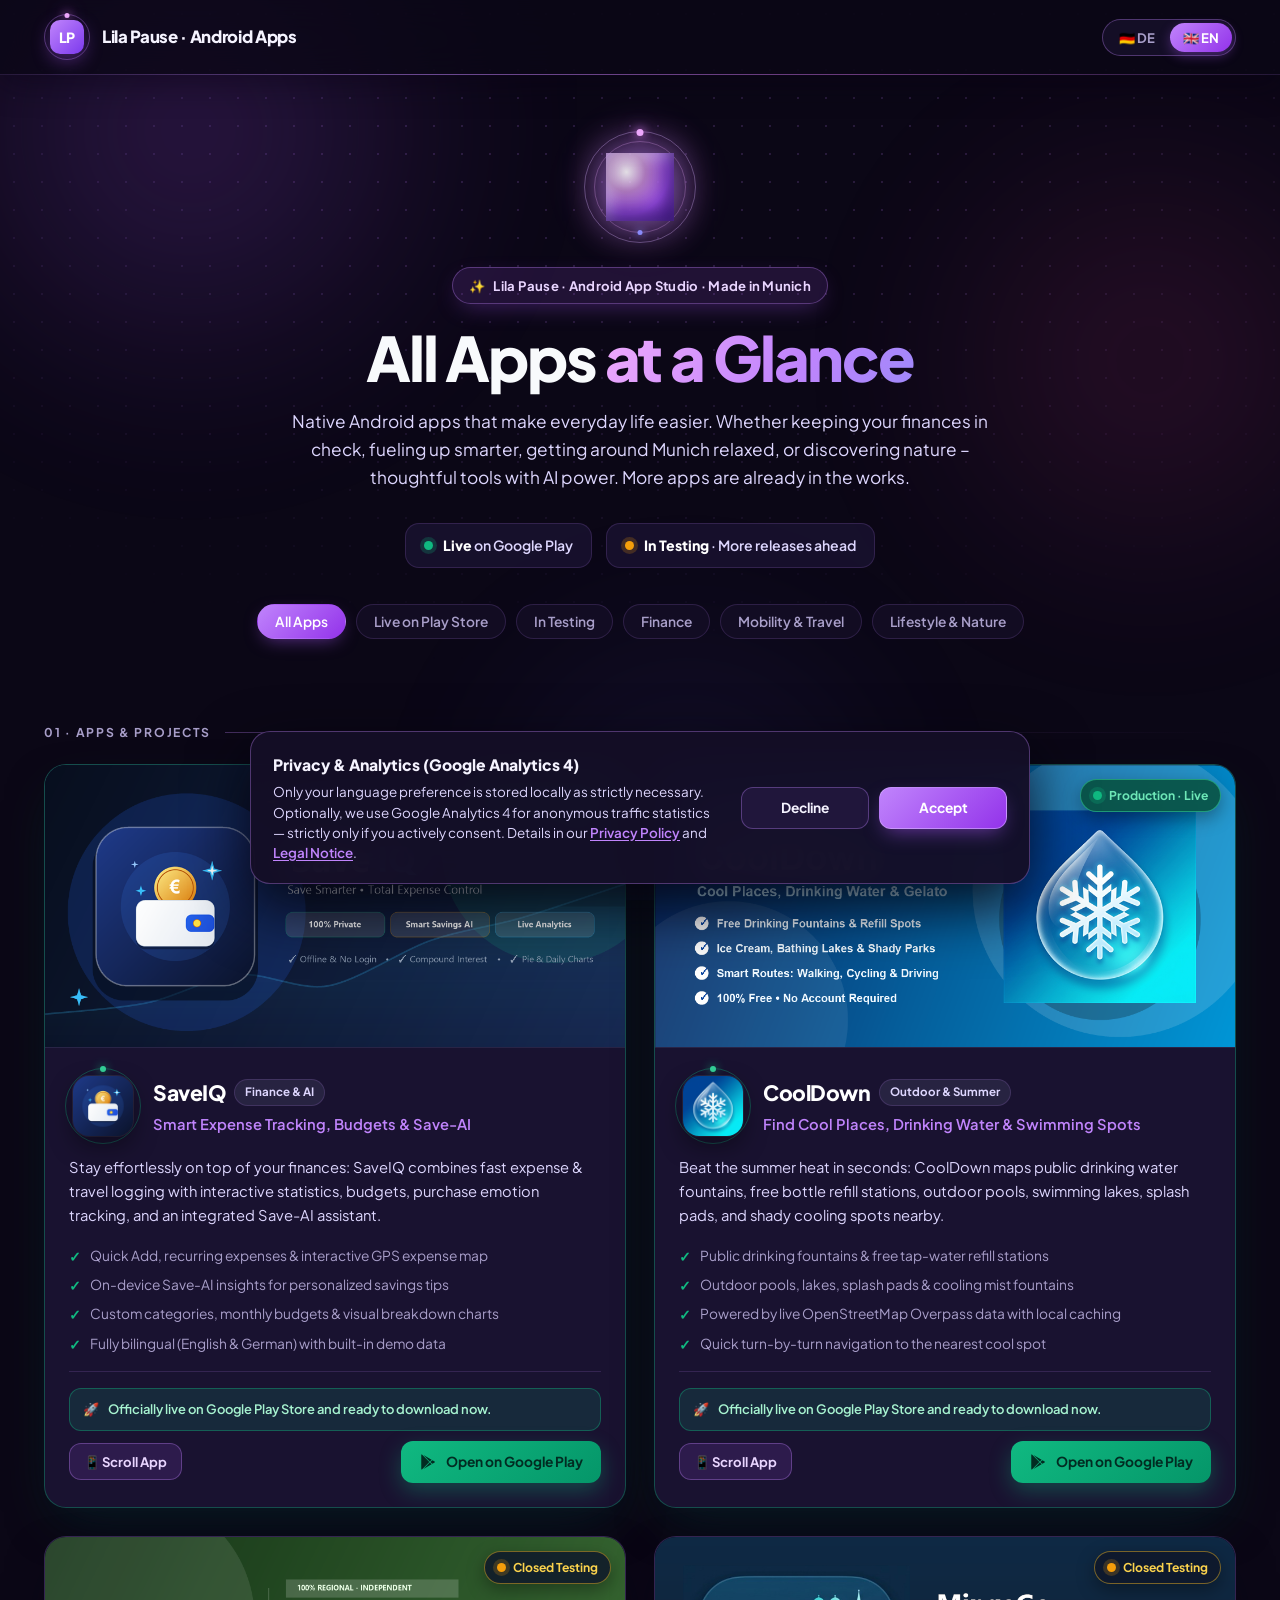
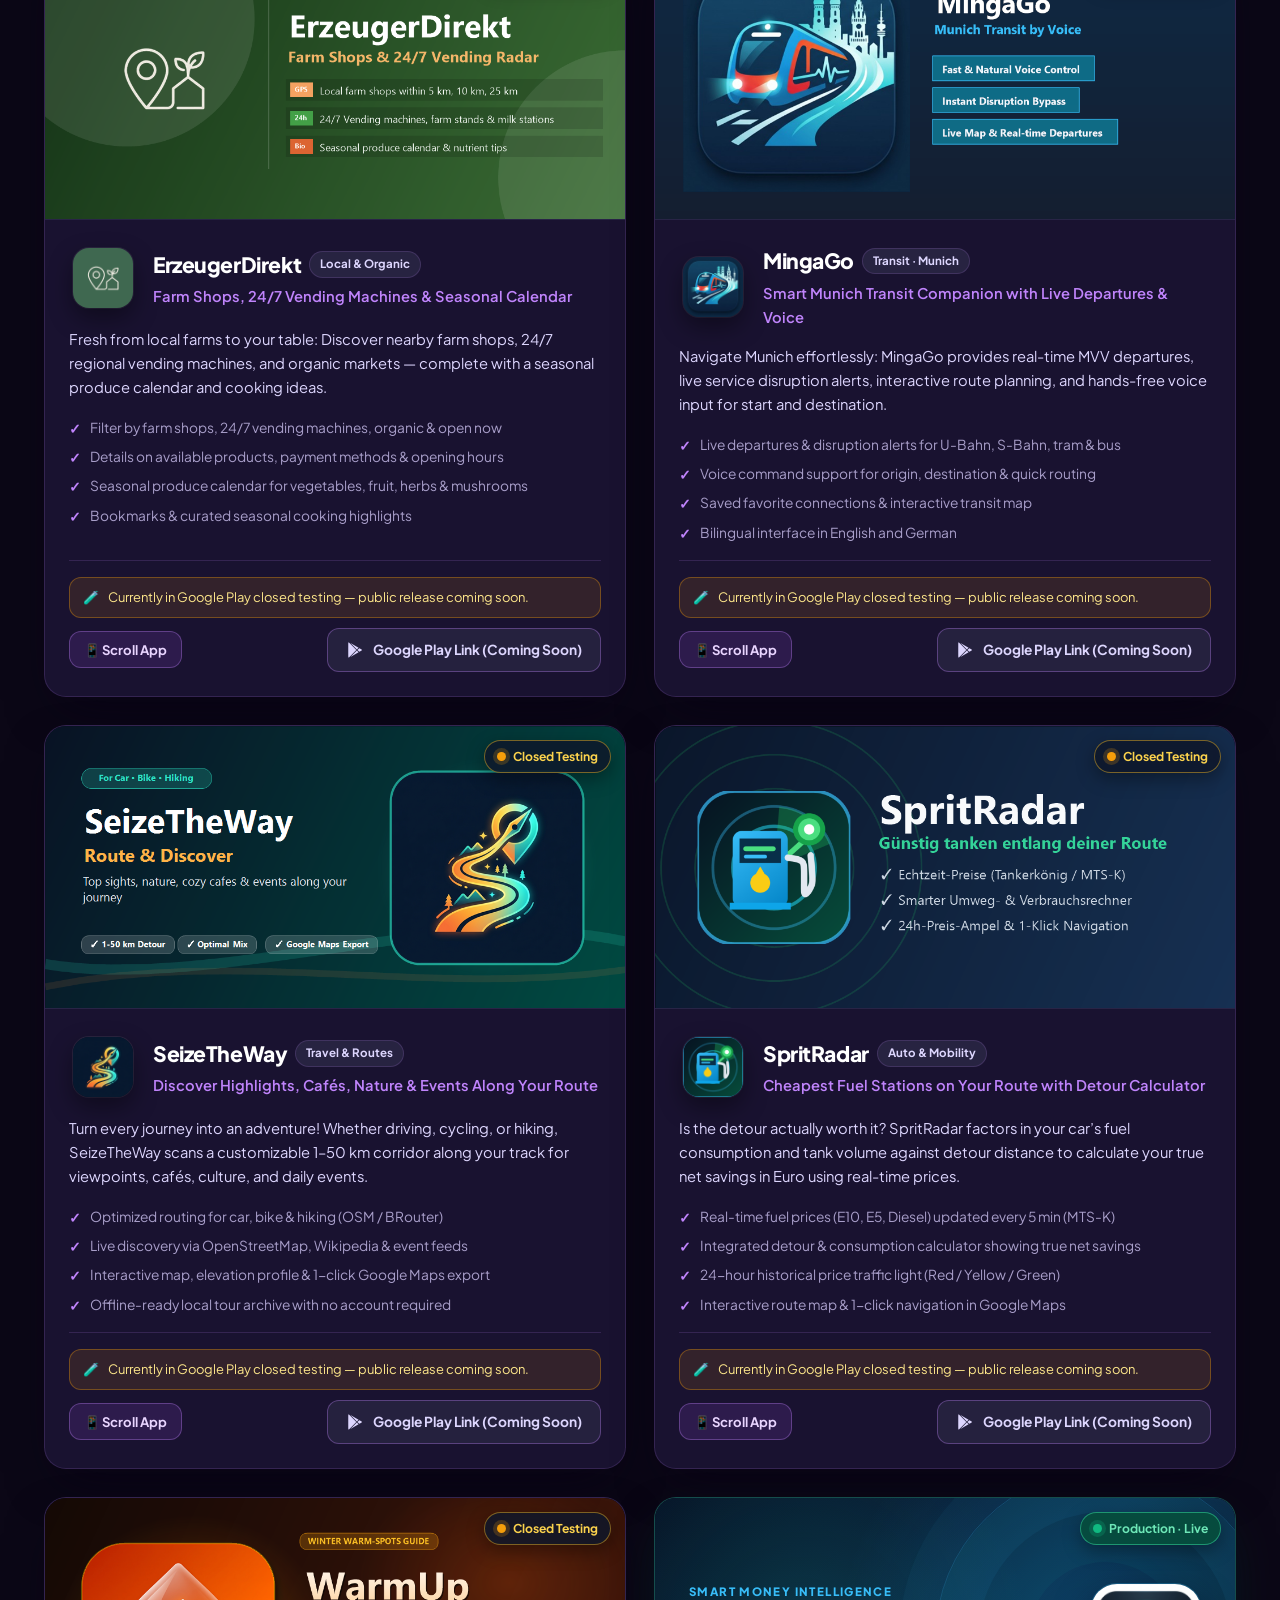
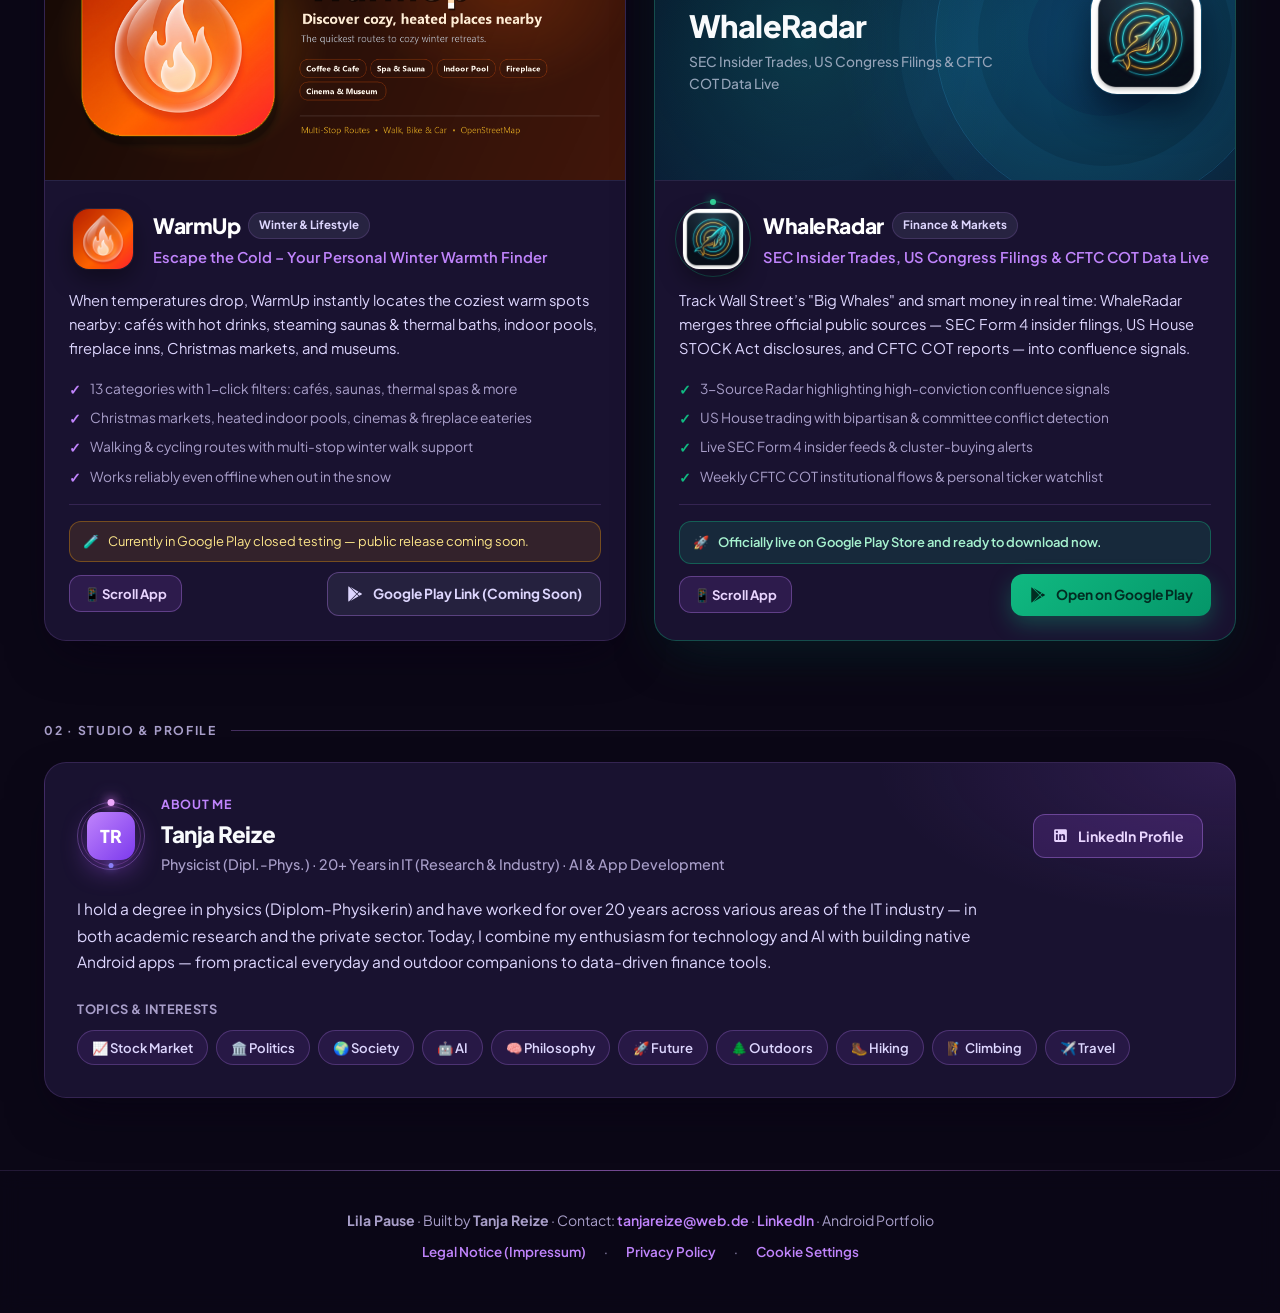
<file: index.html>
<!DOCTYPE html>
<html lang="de">
<head>
  <meta charset="UTF-8" />
  <meta name="viewport" content="width=device-width, initial-scale=1.0" />
  <title>Lila Pause – Android App Studio · Tanja Reize</title>
  <meta name="description" content="Entdecke native Android-Apps von Lila Pause (Tanja Reize): SaveIQ, CoolDown, ErzeugerDirekt, MingaGo, SeizeTheWay, SpritRadar, WarmUp, WhaleRadar und mehr." />
  
  <!-- Favicon & App Icons -->
  <link rel="icon" type="image/svg+xml" href="favicon.svg" />
  <link rel="icon" type="image/png" sizes="32x32" href="favicon-32x32.png" />
  <link rel="icon" type="image/png" sizes="16x16" href="favicon-16x16.png" />
  <link rel="apple-touch-icon" sizes="180x180" href="apple-touch-icon.png" />
  <link rel="shortcut icon" href="favicon.ico" />
  <meta name="theme-color" content="#0b0716" />

  <link rel="stylesheet" href="assets/fonts/fonts.css" />
  <style>
    :root {
      --bg: #0b0716;
      --bg-elevated: #140e26;
      --card: #191230;
      --card-hover: #21183e;
      --border: rgba(192, 132, 252, 0.16);
      --border-strong: rgba(192, 132, 252, 0.34);
      --text: #f5f3ff;
      --text-muted: #a89ec9;
      --text-soft: #ddd6fe;
      --primary: #c084fc;
      --live: #10b981;
      --live-bg: rgba(16, 185, 129, 0.14);
      --live-border: rgba(16, 185, 129, 0.38);
      --testing: #f59e0b;
      --testing-bg: rgba(245, 158, 11, 0.12);
      --testing-border: rgba(245, 158, 11, 0.34);
      --radius: 22px;
      --shadow: 0 20px 50px -15px rgba(8, 3, 20, 0.78);
    }

    * {
      box-sizing: border-box;
      margin: 0;
      padding: 0;
    }

    html {
      scroll-behavior: smooth;
    }

    body {
      font-family: 'Plus Jakarta Sans', -apple-system, BlinkMacSystemFont, 'Segoe UI', Roboto, sans-serif;
      background: var(--bg);
      color: var(--text);
      line-height: 1.6;
      min-height: 100vh;
      -webkit-font-smoothing: antialiased;
      overflow-x: hidden;
      position: relative;
    }

    /* Ambient Aurora & Subtle Tech Grid */
    .bg-aurora {
      position: fixed;
      inset: 0;
      z-index: -1;
      pointer-events: none;
      overflow: hidden;
    }

    .bg-grid {
      position: absolute;
      inset: 0;
      background-image: radial-gradient(rgba(192, 132, 252, 0.16) 1px, transparent 1px);
      background-size: 28px 28px;
      mask-image: radial-gradient(ellipse 80% 60% at 50% 15%, #000 30%, transparent 100%);
      -webkit-mask-image: radial-gradient(ellipse 80% 60% at 50% 15%, #000 30%, transparent 100%);
    }

    .aurora-orb {
      position: absolute;
      border-radius: 50%;
      filter: blur(90px);
      opacity: 0.45;
      will-change: transform;
    }

    .aurora-orb-1 {
      width: 620px;
      height: 620px;
      top: -180px;
      left: -120px;
      background: radial-gradient(circle, rgba(168, 85, 247, 0.55), transparent 70%);
      animation: auroraDriftA 18s ease-in-out infinite alternate;
    }

    .aurora-orb-2 {
      width: 540px;
      height: 540px;
      top: 10%;
      right: -140px;
      background: radial-gradient(circle, rgba(236, 72, 153, 0.36), transparent 70%);
      animation: auroraDriftB 22s ease-in-out infinite alternate;
    }

    .aurora-orb-3 {
      width: 480px;
      height: 480px;
      bottom: -160px;
      left: 35%;
      background: radial-gradient(circle, rgba(99, 102, 241, 0.32), transparent 70%);
      animation: auroraDriftA 25s ease-in-out infinite alternate-reverse;
    }

    @keyframes auroraDriftA {
      0% { transform: translate3d(0, 0, 0) scale(1); }
      100% { transform: translate3d(70px, 45px, 0) scale(1.12); }
    }

    @keyframes auroraDriftB {
      0% { transform: translate3d(0, 0, 0) scale(1); }
      100% { transform: translate3d(-65px, 60px, 0) scale(1.08); }
    }

    @keyframes gradientFlow {
      0%, 100% { background-position: 0% 50%; }
      50% { background-position: 100% 50%; }
    }

    @keyframes orbitSpin {
      from { transform: rotate(0deg); }
      to { transform: rotate(360deg); }
    }

    @keyframes heroFadeUp {
      from {
        opacity: 0;
        transform: translateY(18px);
      }
      to {
        opacity: 1;
        transform: translateY(0);
      }
    }

    @keyframes brandGlow {
      0%, 100% { box-shadow: 0 6px 18px rgba(168, 85, 247, 0.36); }
      50% { box-shadow: 0 6px 26px rgba(232, 121, 249, 0.55); }
    }

    @keyframes orbMorph {
      0%, 100% { border-radius: 54% 46% 42% 58% / 46% 52% 48% 54%; transform: rotate(0deg) scale(1); }
      33% { border-radius: 44% 56% 55% 45% / 56% 44% 52% 48%; transform: rotate(120deg) scale(1.04); }
      66% { border-radius: 58% 42% 46% 54% / 42% 58% 44% 56%; transform: rotate(240deg) scale(0.97); }
    }

    @keyframes orbFloat {
      0%, 100% { transform: translateY(0px); }
      50% { transform: translateY(-10px); }
    }

    a {
      color: inherit;
      text-decoration: none;
    }

    /* Sticky Navbar */
    .navbar {
      position: sticky;
      top: 0;
      z-index: 50;
      backdrop-filter: blur(18px);
      -webkit-backdrop-filter: blur(18px);
      background: rgba(11, 7, 22, 0.78);
      border-bottom: 1px solid rgba(192, 132, 252, 0.14);
      box-shadow: 0 8px 32px rgba(8, 3, 20, 0.45);
    }

    .navbar::after {
      content: "";
      position: absolute;
      left: 0;
      right: 0;
      bottom: -1px;
      height: 1px;
      background: linear-gradient(90deg, transparent, rgba(192, 132, 252, 0.45), rgba(232, 121, 249, 0.35), transparent);
      pointer-events: none;
    }

    .nav-inner {
      max-width: 1240px;
      margin: 0 auto;
      padding: 14px 24px;
      display: flex;
      align-items: center;
      justify-content: space-between;
      gap: 16px;
    }

    .brand {
      display: flex;
      align-items: center;
      gap: 12px;
      font-weight: 800;
      font-size: 1.05rem;
      letter-spacing: -0.02em;
    }

    .brand-mark-wrap {
      position: relative;
      width: 46px;
      height: 46px;
      display: grid;
      place-items: center;
      flex-shrink: 0;
    }

    .brand-mark-wrap .orbit-ring {
      border-color: rgba(192, 132, 252, 0.36);
      animation-duration: 7s;
    }

    .brand-mark-wrap .orbit-ring::before {
      width: 5px;
      height: 5px;
      top: -2.5px;
    }

    .brand-mark {
      width: 34px;
      height: 34px;
      border-radius: 10px;
      background: linear-gradient(135deg, #c084fc, #7c3aed);
      display: grid;
      place-items: center;
      color: #ffffff;
      font-weight: 800;
      font-size: 0.88rem;
      position: relative;
      z-index: 1;
      box-shadow: 0 6px 18px rgba(168, 85, 247, 0.38);
      animation: brandGlow 4s ease-in-out infinite;
      transition: transform 0.25s cubic-bezier(0.22, 1, 0.36, 1);
    }

    .brand:hover .brand-mark {
      transform: scale(1.08) rotate(-4deg);
    }

    .nav-controls {
      display: flex;
      align-items: center;
      gap: 12px;
    }

    .lang-switch {
      display: inline-flex;
      background: var(--bg-elevated);
      border: 1px solid var(--border-strong);
      border-radius: 999px;
      padding: 3px;
      gap: 2px;
    }

    .lang-btn {
      border: none;
      background: transparent;
      color: var(--text-muted);
      font-family: inherit;
      font-size: 0.82rem;
      font-weight: 700;
      padding: 6px 13px;
      border-radius: 999px;
      cursor: pointer;
      transition: all 0.2s ease;
      display: inline-flex;
      align-items: center;
      gap: 6px;
    }

    .lang-btn:hover {
      color: var(--text);
    }

    .lang-btn.active {
      background: linear-gradient(135deg, #c084fc, #9333ea);
      color: #ffffff;
      box-shadow: 0 4px 12px rgba(168, 85, 247, 0.35);
    }

    /* Container */
    .container {
      max-width: 1240px;
      margin: 0 auto;
      padding: 0 24px;
    }

    /* Hero */
    .hero {
      padding: 56px 0 36px;
      text-align: center;
      position: relative;
    }

    /* Thinking Orb Centerpiece (inspired by viewportui Thinking Orbs) */
    .thinking-orb-stage {
      display: flex;
      justify-content: center;
      margin-bottom: 24px;
      animation: heroFadeUp 0.6s cubic-bezier(0.22, 1, 0.36, 1) both;
    }

    .thinking-orb-wrap {
      position: relative;
      width: 112px;
      height: 112px;
      display: grid;
      place-items: center;
      animation: orbFloat 6s ease-in-out infinite;
    }

    .thinking-orb-aura {
      position: absolute;
      inset: -14px;
      border-radius: 50%;
      background: radial-gradient(circle, rgba(192, 132, 252, 0.42), rgba(232, 121, 249, 0.16) 45%, transparent 72%);
      filter: blur(14px);
      pointer-events: none;
    }

    .thinking-orb-core {
      width: 68px;
      height: 68px;
      position: relative;
      z-index: 1;
      background:
        radial-gradient(circle at 30% 28%, rgba(255, 255, 255, 0.85), rgba(240, 171, 252, 0.6) 28%, rgba(168, 85, 247, 0.9) 62%, rgba(76, 29, 149, 0.98) 100%);
      box-shadow:
        inset -8px -10px 20px rgba(46, 16, 101, 0.7),
        inset 6px 6px 14px rgba(255, 255, 255, 0.45),
        0 0 36px rgba(192, 132, 252, 0.55);
      animation: orbMorph 9s ease-in-out infinite;
    }

    .thinking-orb-wrap .orbit-ring {
      border-color: rgba(216, 180, 254, 0.34);
      animation-duration: 8s;
    }

    .thinking-orb-wrap .orbit-ring.ring-2 {
      inset: 10px;
      border-color: rgba(240, 171, 252, 0.28);
      animation-duration: 12s;
    }

    /* Editorial Section Kicker (Maison Intègre inspired) */
    .section-kicker {
      display: flex;
      align-items: center;
      gap: 14px;
      margin: 8px 0 22px;
      color: var(--text-muted);
      font-size: 0.76rem;
      font-weight: 700;
      letter-spacing: 0.14em;
      text-transform: uppercase;
    }

    .section-kicker::after {
      content: "";
      flex: 1;
      height: 1px;
      background: linear-gradient(90deg, rgba(192, 132, 252, 0.32), transparent);
    }

    .hero-eyebrow {
      display: inline-flex;
      align-items: center;
      gap: 8px;
      padding: 7px 16px;
      border-radius: 999px;
      background: rgba(168, 85, 247, 0.14);
      border: 1px solid rgba(192, 132, 252, 0.34);
      color: #e9d5ff;
      font-size: 0.82rem;
      font-weight: 700;
      letter-spacing: 0.02em;
      margin-bottom: 20px;
      box-shadow: 0 8px 24px -8px rgba(168, 85, 247, 0.4);
      animation: heroFadeUp 0.6s cubic-bezier(0.22, 1, 0.36, 1) both;
    }

    .hero h1 {
      font-size: clamp(2.25rem, 4.8vw, 3.85rem);
      font-weight: 800;
      letter-spacing: -0.035em;
      line-height: 1.08;
      margin-bottom: 18px;
      color: #f8fafc;
      animation: heroFadeUp 0.65s cubic-bezier(0.22, 1, 0.36, 1) 0.08s both;
    }

    .hero-accent {
      background: linear-gradient(120deg, #f0abfc 0%, #c084fc 30%, #818cf8 65%, #f0abfc 100%);
      background-size: 220% auto;
      -webkit-background-clip: text;
      -webkit-text-fill-color: transparent;
      animation: gradientFlow 7s ease infinite;
    }

    .hero p {
      max-width: 720px;
      margin: 0 auto 32px;
      color: var(--text-soft);
      font-size: 1.08rem;
      animation: heroFadeUp 0.7s cubic-bezier(0.22, 1, 0.36, 1) 0.16s both;
    }

    .stats-bar {
      display: flex;
      flex-wrap: wrap;
      justify-content: center;
      gap: 14px;
      margin-bottom: 36px;
      animation: heroFadeUp 0.7s cubic-bezier(0.22, 1, 0.36, 1) 0.24s both;
    }

    .stat-pill {
      display: inline-flex;
      align-items: center;
      gap: 10px;
      padding: 10px 18px;
      border-radius: 14px;
      background: rgba(25, 18, 48, 0.85);
      backdrop-filter: blur(10px);
      border: 1px solid var(--border);
      font-size: 0.88rem;
      font-weight: 600;
      color: var(--text-soft);
      transition: transform 0.25s ease, border-color 0.25s ease, box-shadow 0.25s ease;
    }

    .stat-pill:hover {
      transform: translateY(-2px);
      border-color: var(--border-strong);
      box-shadow: 0 12px 26px -12px rgba(168, 85, 247, 0.45);
    }

    .stat-pill strong {
      color: #fff;
      font-weight: 800;
    }

    .dot-live {
      width: 9px;
      height: 9px;
      border-radius: 50%;
      background: var(--live);
      box-shadow: 0 0 0 4px rgba(16, 185, 129, 0.22);
      animation: pulse 2s infinite;
    }

    .dot-testing {
      width: 9px;
      height: 9px;
      border-radius: 50%;
      background: var(--testing);
      box-shadow: 0 0 0 4px rgba(245, 158, 11, 0.2);
    }

    @keyframes pulse {
      0%, 100% { box-shadow: 0 0 0 3px rgba(16, 185, 129, 0.25); }
      50% { box-shadow: 0 0 0 7px rgba(16, 185, 129, 0.08); }
    }

    /* Filter Bar */
    .filter-bar {
      display: flex;
      flex-wrap: wrap;
      justify-content: center;
      gap: 10px;
      margin-bottom: 40px;
      animation: heroFadeUp 0.7s cubic-bezier(0.22, 1, 0.36, 1) 0.32s both;
    }

    .filter-btn {
      border: 1px solid var(--border);
      background: rgba(20, 14, 38, 0.8);
      backdrop-filter: blur(8px);
      color: var(--text-muted);
      font-family: inherit;
      font-size: 0.86rem;
      font-weight: 600;
      padding: 8px 17px;
      border-radius: 999px;
      cursor: pointer;
      transition: transform 0.2s cubic-bezier(0.22, 1, 0.36, 1), border-color 0.2s ease, color 0.2s ease, background 0.2s ease, box-shadow 0.2s ease;
    }

    .filter-btn:hover {
      border-color: var(--border-strong);
      color: var(--text);
      transform: translateY(-2px);
      box-shadow: 0 8px 18px -10px rgba(168, 85, 247, 0.45);
    }

    .filter-btn.active {
      background: linear-gradient(135deg, #c084fc, #9333ea);
      color: #ffffff;
      border-color: transparent;
      box-shadow: 0 6px 18px -6px rgba(168, 85, 247, 0.55);
    }

    /* Apps Grid */
    .apps-grid {
      display: grid;
      grid-template-columns: repeat(2, minmax(0, 1fr));
      gap: 28px;
      padding-bottom: 72px;
    }

    @media (max-width: 920px) {
      .apps-grid {
        grid-template-columns: 1fr;
      }
    }

    /* App Card */
    .app-card {
      --mouse-x: 50%;
      --mouse-y: 50%;
      --rx: 0deg;
      --ry: 0deg;
      background: var(--card);
      border: 1px solid var(--border);
      border-radius: var(--radius);
      overflow: hidden;
      display: flex;
      flex-direction: column;
      box-shadow: var(--shadow);
      position: relative;
      opacity: 0;
      transform: translateY(24px) scale(0.98);
      transition:
        opacity 0.55s cubic-bezier(0.22, 1, 0.36, 1) calc(var(--i, 0) * 65ms),
        transform 0.55s cubic-bezier(0.22, 1, 0.36, 1) calc(var(--i, 0) * 65ms),
        border-color 0.25s ease,
        background 0.25s ease,
        box-shadow 0.25s ease;
      will-change: transform, opacity;
    }

    .app-card.is-visible {
      opacity: 1;
      transform: perspective(1000px) rotateX(var(--rx)) rotateY(var(--ry)) translateY(0) scale(1);
    }

    .app-card::before {
      content: "";
      position: absolute;
      inset: 0;
      border-radius: inherit;
      background: radial-gradient(520px circle at var(--mouse-x) var(--mouse-y), rgba(192, 132, 252, 0.17), transparent 45%);
      opacity: 0;
      transition: opacity 0.35s ease;
      pointer-events: none;
      z-index: 2;
    }

    .app-card:hover::before {
      opacity: 1;
    }

    .app-card:hover {
      border-color: rgba(192, 132, 252, 0.45);
      background: var(--card-hover);
      box-shadow: 0 26px 60px -18px rgba(168, 85, 247, 0.28), var(--shadow);
    }

    .app-card.is-visible:hover {
      transition:
        transform 0.12s ease-out,
        border-color 0.25s ease,
        background 0.25s ease,
        box-shadow 0.25s ease;
    }

    .app-card.is-live {
      border-color: rgba(16, 185, 129, 0.35);
      box-shadow: 0 20px 55px -15px rgba(16, 185, 129, 0.16), var(--shadow);
    }

    .app-card.is-live:hover {
      border-color: rgba(16, 185, 129, 0.62);
      box-shadow: 0 26px 60px -15px rgba(16, 185, 129, 0.26), var(--shadow);
    }

    /* Feature Graphic Banner */
    .feature-wrap {
      position: relative;
      width: 100%;
      aspect-ratio: 1024 / 500;
      background: #0b1222;
      overflow: hidden;
      border-bottom: 1px solid var(--border);
    }

    .feature-img {
      width: 100%;
      height: 100%;
      object-fit: cover;
      display: block;
      transition: transform 0.45s ease;
    }

    .app-card:hover .feature-img {
      transform: scale(1.025);
    }

    /* Custom Banner for WhaleRadar (no static feature graphic file) */
    .whale-banner {
      width: 100%;
      height: 100%;
      background:
        radial-gradient(circle at 75% 50%, rgba(14, 165, 233, 0.25), transparent 55%),
        radial-gradient(circle at 25% 50%, rgba(20, 184, 166, 0.18), transparent 50%),
        linear-gradient(135deg, #061326 0%, #0b223d 55%, #07172b 100%);
      display: flex;
      align-items: center;
      justify-content: space-between;
      padding: 28px 34px;
      position: relative;
      overflow: hidden;
    }

    .whale-rings {
      position: absolute;
      right: -40px;
      top: 50%;
      transform: translateY(-50%);
      width: 340px;
      height: 340px;
      border-radius: 50%;
      border: 1px solid rgba(56, 189, 248, 0.22);
      box-shadow:
        0 0 0 36px rgba(56, 189, 248, 0.04),
        inset 0 0 0 42px rgba(56, 189, 248, 0.06),
        inset 0 0 0 92px rgba(20, 184, 166, 0.05);
      pointer-events: none;
    }

    .whale-banner-text {
      position: relative;
      z-index: 2;
      max-width: 65%;
    }

    .whale-banner-kicker {
      font-size: 0.72rem;
      font-weight: 800;
      letter-spacing: 0.12em;
      text-transform: uppercase;
      color: #38bdf8;
      margin-bottom: 6px;
    }

    .whale-banner-title {
      font-size: clamp(1.4rem, 2.4vw, 2rem);
      font-weight: 800;
      letter-spacing: -0.02em;
      color: #f8fafc;
      line-height: 1.15;
      margin-bottom: 8px;
    }

    .whale-banner-sub {
      font-size: 0.86rem;
      color: #94a3b8;
      font-weight: 500;
    }

    .whale-banner-icon {
      position: relative;
      z-index: 2;
      width: 110px;
      height: 110px;
      border-radius: 26px;
      box-shadow: 0 18px 36px rgba(2, 6, 23, 0.65), 0 0 0 1px rgba(56, 189, 248, 0.3);
      flex-shrink: 0;
    }

    /* Status Pill on Banner */
    .status-overlay {
      position: absolute;
      top: 14px;
      right: 14px;
      z-index: 5;
      display: inline-flex;
      align-items: center;
      gap: 7px;
      padding: 6px 12px;
      border-radius: 999px;
      font-size: 0.76rem;
      font-weight: 700;
      backdrop-filter: blur(10px);
      -webkit-backdrop-filter: blur(10px);
      box-shadow: 0 6px 18px rgba(0, 0, 0, 0.35);
    }

    .status-overlay.live {
      background: rgba(6, 78, 59, 0.86);
      border: 1px solid rgba(52, 211, 153, 0.55);
      color: #6ee7b7;
    }

    .status-overlay.testing {
      background: rgba(15, 23, 42, 0.84);
      border: 1px solid rgba(251, 191, 36, 0.45);
      color: #fcd34d;
    }

    /* Card Body */
    .card-body {
      padding: 24px;
      display: flex;
      flex-direction: column;
      flex: 1;
      gap: 16px;
    }

    .app-header {
      display: flex;
      align-items: center;
      gap: 16px;
    }

    .app-icon-wrap {
      position: relative;
      width: 68px;
      height: 68px;
      display: grid;
      place-items: center;
      flex-shrink: 0;
    }

    .app-icon-wrap .orbit-ring {
      inset: -4px;
      border-color: rgba(16, 185, 129, 0.35);
      animation-duration: 10s;
    }

    .app-icon-wrap .orbit-ring::before {
      width: 6px;
      height: 6px;
      top: -3px;
      background: #34d399;
      box-shadow: 0 0 10px #10b981;
    }

    .app-icon {
      width: 60px;
      height: 60px;
      border-radius: 16px;
      object-fit: cover;
      position: relative;
      z-index: 1;
      background: #0b1222;
      box-shadow: 0 10px 24px rgba(0, 0, 0, 0.4), 0 0 0 1px rgba(255, 255, 255, 0.08);
    }

    .app-title-wrap {
      min-width: 0;
      flex: 1;
    }

    .app-title-row {
      display: flex;
      align-items: center;
      flex-wrap: wrap;
      gap: 8px;
      margin-bottom: 4px;
    }

    .app-name {
      font-size: 1.32rem;
      font-weight: 800;
      letter-spacing: -0.02em;
      color: #fff;
    }

    .category-chip {
      font-size: 0.72rem;
      font-weight: 700;
      padding: 3px 10px;
      border-radius: 999px;
      background: rgba(148, 163, 184, 0.12);
      color: var(--text-soft);
      border: 1px solid var(--border);
    }

    .app-tagline {
      font-size: 0.92rem;
      font-weight: 600;
      color: var(--primary);
    }

    .app-desc {
      font-size: 0.92rem;
      color: var(--text-soft);
      line-height: 1.62;
    }

    .feature-list {
      list-style: none;
      display: grid;
      gap: 8px;
      margin-top: 2px;
    }

    .feature-list li {
      font-size: 0.86rem;
      color: var(--text-muted);
      display: flex;
      align-items: flex-start;
      gap: 9px;
      line-height: 1.48;
    }

    .feature-check {
      color: var(--primary);
      font-weight: 800;
      flex-shrink: 0;
      margin-top: 1px;
    }

    .app-card.is-live .feature-check {
      color: var(--live);
    }

    /* Card Footer */
    .card-footer {
      margin-top: auto;
      padding-top: 16px;
      border-top: 1px solid var(--border);
      display: flex;
      flex-direction: column;
      gap: 10px;
    }

    .testing-note {
      display: flex;
      align-items: flex-start;
      gap: 9px;
      padding: 10px 13px;
      border-radius: 12px;
      background: var(--testing-bg);
      border: 1px solid var(--testing-border);
      color: #fde68a;
      font-size: 0.81rem;
      line-height: 1.45;
    }

    .live-note {
      display: flex;
      align-items: center;
      gap: 9px;
      padding: 10px 13px;
      border-radius: 12px;
      background: var(--live-bg);
      border: 1px solid var(--live-border);
      color: #a7f3d0;
      font-size: 0.81rem;
      font-weight: 600;
    }

    .footer-actions {
      display: flex;
      align-items: center;
      justify-content: space-between;
      gap: 12px;
      flex-wrap: wrap;
    }

    .explore-app-btn {
      display: inline-flex;
      align-items: center;
      gap: 7px;
      padding: 9px 14px;
      border-radius: 12px;
      background: rgba(168, 85, 247, 0.14);
      border: 1px solid rgba(192, 132, 252, 0.34);
      color: #e9d5ff;
      font-family: inherit;
      font-size: 0.82rem;
      font-weight: 700;
      cursor: pointer;
      transition: all 0.2s ease;
    }

    .explore-app-btn:hover {
      background: rgba(168, 85, 247, 0.28);
      border-color: rgba(192, 132, 252, 0.6);
      color: #ffffff;
      transform: translateY(-1px);
      box-shadow: 0 8px 20px -8px rgba(168, 85, 247, 0.55);
    }

    /* Interactive Scrollable Phone Showcase (Trip-View-in-Transit inspired) */
    .phone-modal {
      position: fixed;
      inset: 0;
      z-index: 120;
      display: none;
      align-items: center;
      justify-content: center;
      padding: 20px;
      background: rgba(6, 3, 14, 0.82);
      backdrop-filter: blur(18px);
      -webkit-backdrop-filter: blur(18px);
    }

    .phone-modal.is-open {
      display: flex;
      animation: heroFadeUp 0.28s cubic-bezier(0.22, 1, 0.36, 1) both;
    }

    .phone-dialog {
      width: 100%;
      max-width: 920px;
      background: rgba(20, 14, 38, 0.94);
      border: 1px solid rgba(192, 132, 252, 0.3);
      border-radius: 28px;
      padding: 28px;
      box-shadow: 0 32px 90px rgba(0, 0, 0, 0.75);
      display: grid;
      grid-template-columns: 330px 1fr;
      gap: 32px;
      align-items: center;
      position: relative;
    }

    .phone-close {
      position: absolute;
      top: 16px;
      right: 16px;
      width: 38px;
      height: 38px;
      border-radius: 50%;
      border: 1px solid var(--border-strong);
      background: rgba(25, 18, 48, 0.9);
      color: var(--text);
      font-size: 1.15rem;
      cursor: pointer;
      display: grid;
      place-items: center;
      transition: all 0.2s ease;
    }

    .phone-close:hover {
      background: #7c3aed;
      border-color: #7c3aed;
      transform: rotate(90deg);
    }

    .phone-frame {
      width: 310px;
      height: 600px;
      margin: 0 auto;
      border-radius: 40px;
      padding: 10px;
      background: linear-gradient(145deg, #3b2b66, #140e26);
      box-shadow:
        0 25px 60px rgba(0, 0, 0, 0.65),
        inset 0 0 0 2px rgba(216, 180, 254, 0.22);
      display: flex;
      flex-direction: column;
    }

    .phone-screen {
      flex: 1;
      border-radius: 31px;
      background: #0d0a1a;
      overflow: hidden;
      display: flex;
      flex-direction: column;
      border: 1px solid rgba(255, 255, 255, 0.06);
    }

    .phone-statusbar {
      display: flex;
      align-items: center;
      justify-content: space-between;
      padding: 10px 18px 6px;
      font-size: 0.7rem;
      font-weight: 700;
      color: #cbd5e1;
      background: rgba(13, 10, 26, 0.95);
    }

    .phone-notch {
      width: 66px;
      height: 16px;
      border-radius: 999px;
      background: #05030a;
    }

    .phone-topbar {
      padding: 10px 16px 12px;
      display: flex;
      align-items: center;
      gap: 10px;
      border-bottom: 1px solid rgba(192, 132, 252, 0.14);
      background: rgba(20, 14, 38, 0.85);
    }

    .phone-topbar img {
      width: 28px;
      height: 28px;
      border-radius: 8px;
    }

    .phone-topbar-title {
      font-size: 0.92rem;
      font-weight: 800;
      color: #fff;
    }

    .phone-topbar-sub {
      font-size: 0.68rem;
      color: var(--primary);
      font-weight: 600;
    }

    .phone-scroll {
      flex: 1;
      overflow-y: auto;
      padding: 14px;
      display: flex;
      flex-direction: column;
      gap: 12px;
      scroll-behavior: smooth;
    }

    .phone-scroll::-webkit-scrollbar {
      width: 4px;
    }

    .phone-scroll::-webkit-scrollbar-thumb {
      background: rgba(192, 132, 252, 0.4);
      border-radius: 999px;
    }

    .phone-section-pill {
      font-size: 0.68rem;
      font-weight: 800;
      letter-spacing: 0.08em;
      text-transform: uppercase;
      color: var(--primary);
      margin-top: 4px;
    }

    .phone-ui-card {
      background: rgba(29, 21, 56, 0.85);
      border: 1px solid rgba(192, 132, 252, 0.18);
      border-radius: 16px;
      padding: 12px;
      display: flex;
      flex-direction: column;
      gap: 6px;
    }

    .phone-ui-row {
      display: flex;
      align-items: center;
      justify-content: space-between;
      gap: 8px;
      font-size: 0.78rem;
      color: #f5f3ff;
      font-weight: 700;
    }

    .phone-ui-sub {
      font-size: 0.71rem;
      color: #a89ec9;
      line-height: 1.4;
    }

    .phone-ui-badge {
      font-size: 0.66rem;
      font-weight: 800;
      padding: 2px 8px;
      border-radius: 999px;
      background: rgba(16, 185, 129, 0.16);
      color: #34d399;
      border: 1px solid rgba(16, 185, 129, 0.35);
    }

    .phone-ui-bar-wrap {
      height: 6px;
      border-radius: 999px;
      background: rgba(255, 255, 255, 0.08);
      overflow: hidden;
      margin-top: 4px;
    }

    .phone-ui-bar {
      height: 100%;
      border-radius: 999px;
      background: linear-gradient(90deg, #c084fc, #10b981);
    }

    .phone-bottom-nav {
      display: grid;
      grid-template-columns: repeat(4, 1fr);
      padding: 8px 6px 10px;
      background: rgba(16, 11, 32, 0.96);
      border-top: 1px solid rgba(192, 132, 252, 0.14);
      gap: 4px;
    }

    .phone-tab-btn {
      border: none;
      background: transparent;
      color: #8b80b0;
      font-family: inherit;
      font-size: 0.64rem;
      font-weight: 700;
      display: flex;
      flex-direction: column;
      align-items: center;
      gap: 2px;
      padding: 4px 2px;
      border-radius: 10px;
      cursor: pointer;
      transition: all 0.2s ease;
    }

    .phone-tab-btn.active {
      color: #f0abfc;
      background: rgba(168, 85, 247, 0.16);
    }

    .phone-info-col {
      display: flex;
      flex-direction: column;
      gap: 16px;
    }

    .phone-scroll-hint {
      display: inline-flex;
      align-items: center;
      gap: 8px;
      width: fit-content;
      padding: 6px 12px;
      border-radius: 999px;
      background: rgba(168, 85, 247, 0.14);
      border: 1px solid rgba(192, 132, 252, 0.32);
      color: #e9d5ff;
      font-size: 0.78rem;
      font-weight: 700;
    }

    .phone-switcher {
      display: flex;
      flex-wrap: wrap;
      gap: 8px;
      margin-top: 6px;
    }

    .phone-switch-chip {
      border: 1px solid var(--border);
      background: rgba(25, 18, 48, 0.85);
      color: var(--text-muted);
      font-family: inherit;
      font-size: 0.78rem;
      font-weight: 700;
      padding: 6px 12px;
      border-radius: 999px;
      cursor: pointer;
      transition: all 0.2s ease;
    }

    .phone-switch-chip.active,
    .phone-switch-chip:hover {
      border-color: rgba(192, 132, 252, 0.55);
      color: #fff;
      background: rgba(168, 85, 247, 0.25);
    }

    @media (max-width: 820px) {
      .phone-dialog {
        grid-template-columns: 1fr;
        max-height: 92vh;
        overflow-y: auto;
        padding: 20px;
      }
      .phone-frame {
        height: 480px;
      }
    }

    .play-btn {
      display: inline-flex;
      align-items: center;
      gap: 9px;
      padding: 10px 18px;
      border-radius: 12px;
      font-size: 0.86rem;
      font-weight: 700;
      transition: all 0.2s ease;
    }

    .play-btn.active-live {
      position: relative;
      overflow: hidden;
      background: linear-gradient(135deg, #10b981, #059669);
      color: #022c22;
      box-shadow: 0 8px 22px rgba(16, 185, 129, 0.32);
    }

    .play-btn.active-live::after {
      content: "";
      position: absolute;
      top: 0;
      left: -120%;
      width: 60%;
      height: 100%;
      background: linear-gradient(110deg, transparent, rgba(255, 255, 255, 0.42), transparent);
      transform: skewX(-20deg);
      transition: left 0.55s ease;
    }

    .play-btn.active-live:hover::after {
      left: 140%;
    }

    .play-btn.active-live:hover {
      transform: translateY(-1px);
      box-shadow: 0 12px 26px rgba(16, 185, 129, 0.42);
    }

    .play-btn.pending-test {
      background: rgba(148, 163, 184, 0.1);
      color: var(--text-soft);
      border: 1px solid var(--border-strong);
    }

    .play-btn.pending-test:hover {
      background: rgba(148, 163, 184, 0.18);
      color: #fff;
    }

    .play-icon {
      width: 18px;
      height: 18px;
      flex-shrink: 0;
    }

    /* About Section */
    .about-section {
      margin-bottom: 72px;
    }

    .about-card {
      --mouse-x: 50%;
      --mouse-y: 50%;
      position: relative;
      overflow: hidden;
      background:
        radial-gradient(600px 260px at 100% 0%, rgba(168, 85, 247, 0.14), transparent 60%),
        var(--card);
      border: 1px solid var(--border);
      border-radius: var(--radius);
      padding: 32px;
      box-shadow: var(--shadow);
      display: flex;
      flex-direction: column;
      gap: 20px;
      opacity: 0;
      transform: translateY(24px);
      transition:
        opacity 0.6s cubic-bezier(0.22, 1, 0.36, 1),
        transform 0.6s cubic-bezier(0.22, 1, 0.36, 1),
        border-color 0.25s ease,
        box-shadow 0.25s ease;
    }

    .about-card.is-visible {
      opacity: 1;
      transform: translateY(0);
    }

    .about-card::before {
      content: "";
      position: absolute;
      inset: 0;
      border-radius: inherit;
      background: radial-gradient(600px circle at var(--mouse-x) var(--mouse-y), rgba(192, 132, 252, 0.14), transparent 45%);
      opacity: 0;
      transition: opacity 0.35s ease;
      pointer-events: none;
    }

    .about-card:hover::before {
      opacity: 1;
    }

    .about-card:hover {
      border-color: rgba(192, 132, 252, 0.4);
      box-shadow: 0 24px 55px -18px rgba(168, 85, 247, 0.26), var(--shadow);
    }

    .about-header {
      display: flex;
      align-items: center;
      justify-content: space-between;
      gap: 18px;
      flex-wrap: wrap;
    }

    .about-identity {
      display: flex;
      align-items: center;
      gap: 16px;
    }

    .about-avatar-wrap {
      position: relative;
      width: 68px;
      height: 68px;
      display: grid;
      place-items: center;
      flex-shrink: 0;
    }

    .orbit-ring {
      position: absolute;
      inset: 0;
      border-radius: 50%;
      border: 1.5px solid rgba(192, 132, 252, 0.35);
      animation: orbitSpin 9s linear infinite;
      pointer-events: none;
    }

    .orbit-ring::before {
      content: "";
      position: absolute;
      top: -3.5px;
      left: 50%;
      transform: translateX(-50%);
      width: 7px;
      height: 7px;
      border-radius: 50%;
      background: #f0abfc;
      box-shadow: 0 0 10px #e879f9, 0 0 18px rgba(192, 132, 252, 0.8);
    }

    .orbit-ring.ring-2 {
      inset: 4px;
      border-color: rgba(232, 121, 249, 0.22);
      animation: orbitSpin 14s linear infinite reverse;
    }

    .orbit-ring.ring-2::before {
      width: 5px;
      height: 5px;
      background: #818cf8;
      box-shadow: 0 0 8px #818cf8;
      top: auto;
      bottom: -3px;
    }

    .about-avatar {
      width: 48px;
      height: 48px;
      border-radius: 14px;
      background: linear-gradient(135deg, #c084fc, #7c3aed);
      display: grid;
      place-items: center;
      color: #ffffff;
      font-weight: 800;
      font-size: 1.1rem;
      position: relative;
      z-index: 1;
      box-shadow: 0 10px 24px rgba(168, 85, 247, 0.38);
    }

    .about-kicker {
      font-size: 0.78rem;
      font-weight: 700;
      text-transform: uppercase;
      letter-spacing: 0.06em;
      color: var(--primary);
      margin-bottom: 2px;
    }

    .about-title {
      font-size: 1.4rem;
      font-weight: 800;
      letter-spacing: -0.02em;
      color: #f8fafc;
    }

    .about-subtitle {
      font-size: 0.9rem;
      color: var(--text-muted);
      font-weight: 500;
    }

    .linkedin-btn {
      position: relative;
      overflow: hidden;
      display: inline-flex;
      align-items: center;
      gap: 9px;
      padding: 10px 18px;
      border-radius: 12px;
      background: rgba(168, 85, 247, 0.16);
      border: 1px solid rgba(192, 132, 252, 0.38);
      color: #e9d5ff;
      font-size: 0.88rem;
      font-weight: 700;
      transition: all 0.25s ease;
    }

    .linkedin-btn::after {
      content: "";
      position: absolute;
      top: 0;
      left: -120%;
      width: 60%;
      height: 100%;
      background: linear-gradient(110deg, transparent, rgba(255, 255, 255, 0.35), transparent);
      transform: skewX(-20deg);
      transition: left 0.55s ease;
    }

    .linkedin-btn:hover::after {
      left: 140%;
    }

    .linkedin-btn:hover {
      background: #7c3aed;
      border-color: #7c3aed;
      color: #ffffff;
      transform: translateY(-2px);
      box-shadow: 0 12px 24px -8px rgba(124, 58, 237, 0.65);
    }

    .linkedin-icon {
      width: 17px;
      height: 17px;
      flex-shrink: 0;
    }

    .about-bio {
      color: var(--text-soft);
      font-size: 0.97rem;
      line-height: 1.7;
      max-width: 82ch;
    }

    .about-interests-wrap {
      display: flex;
      flex-direction: column;
      gap: 10px;
      padding-top: 4px;
    }

    .about-interests-label {
      font-size: 0.8rem;
      font-weight: 700;
      text-transform: uppercase;
      letter-spacing: 0.05em;
      color: var(--text-muted);
    }

    .interest-tags {
      display: flex;
      flex-wrap: wrap;
      gap: 8px;
    }

    .interest-tag {
      display: inline-flex;
      align-items: center;
      padding: 6px 14px;
      border-radius: 999px;
      background: rgba(168, 85, 247, 0.1);
      border: 1px solid rgba(192, 132, 252, 0.25);
      color: var(--text-soft);
      font-size: 0.82rem;
      font-weight: 600;
      transition: transform 0.2s cubic-bezier(0.22, 1, 0.36, 1), background 0.2s ease, border-color 0.2s ease, color 0.2s ease, box-shadow 0.2s ease;
    }

    .interest-tag:hover {
      transform: translateY(-2px) scale(1.03);
      background: rgba(168, 85, 247, 0.22);
      border-color: rgba(192, 132, 252, 0.55);
      color: #ffffff;
      box-shadow: 0 8px 18px -8px rgba(168, 85, 247, 0.55);
    }

    /* Footer */
    .site-footer {
      position: relative;
      border-top: 1px solid rgba(192, 132, 252, 0.14);
      background: rgba(11, 7, 22, 0.5);
      backdrop-filter: blur(10px);
      padding: 38px 24px 50px;
      text-align: center;
      color: var(--text-muted);
      font-size: 0.88rem;
    }

    .site-footer::before {
      content: "";
      position: absolute;
      top: -1px;
      left: 15%;
      right: 15%;
      height: 1px;
      background: linear-gradient(90deg, transparent, rgba(192, 132, 252, 0.5), rgba(232, 121, 249, 0.4), transparent);
      pointer-events: none;
    }

    .site-footer a {
      color: var(--primary);
      font-weight: 600;
      transition: color 0.2s ease, text-shadow 0.2s ease;
    }

    .site-footer a:hover {
      color: #f0abfc;
      text-decoration: underline;
      text-shadow: 0 0 12px rgba(192, 132, 252, 0.45);
    }

    .footer-legal {
      margin-top: 10px;
      display: flex;
      flex-wrap: wrap;
      justify-content: center;
      align-items: center;
      gap: 10px 18px;
      font-size: 0.84rem;
    }

    .footer-link-btn {
      background: none;
      border: none;
      padding: 0;
      font: inherit;
      color: var(--primary);
      font-weight: 600;
      cursor: pointer;
      transition: color 0.2s ease, text-shadow 0.2s ease;
    }

    .footer-link-btn:hover {
      color: #f0abfc;
      text-decoration: underline;
      text-shadow: 0 0 12px rgba(192, 132, 252, 0.45);
    }

    /* EU/TDDDG Opt-In Cookie Banner */
    .cookie-banner {
      position: fixed;
      left: 16px;
      right: 16px;
      bottom: 16px;
      z-index: 120;
      max-width: 780px;
      margin: 0 auto;
      padding: 20px 22px;
      border-radius: 20px;
      background: rgba(20, 14, 38, 0.96);
      backdrop-filter: blur(18px);
      -webkit-backdrop-filter: blur(18px);
      border: 1px solid var(--border-strong);
      box-shadow: 0 24px 60px rgba(4, 2, 12, 0.85);
      display: flex;
      align-items: center;
      justify-content: space-between;
      gap: 20px;
    }

    .cookie-banner.is-hidden {
      display: none;
    }

    .cookie-copy {
      flex: 1;
      min-width: 0;
    }

    .cookie-title {
      font-size: 0.98rem;
      font-weight: 800;
      color: var(--text);
      margin-bottom: 5px;
    }

    .cookie-text {
      font-size: 0.84rem;
      line-height: 1.5;
      color: var(--text-soft);
    }

    .cookie-text a {
      color: var(--primary);
      font-weight: 600;
      text-decoration: underline;
      text-underline-offset: 2px;
    }

    .cookie-actions {
      display: flex;
      align-items: center;
      gap: 10px;
      flex-shrink: 0;
    }

    .cookie-btn {
      min-width: 128px;
      height: 42px;
      padding: 0 18px;
      border-radius: 12px;
      font-family: inherit;
      font-size: 0.86rem;
      font-weight: 700;
      cursor: pointer;
      transition: transform 0.18s ease, box-shadow 0.2s ease, border-color 0.2s ease, background 0.2s ease;
    }

    .cookie-btn:hover {
      transform: translateY(-1px);
    }

    .cookie-btn-decline {
      background: rgba(33, 24, 62, 0.95);
      color: var(--text);
      border: 1px solid var(--border-strong);
    }

    .cookie-btn-decline:hover {
      border-color: rgba(240, 171, 252, 0.55);
      background: rgba(44, 32, 82, 0.95);
    }

    .cookie-btn-accept {
      background: linear-gradient(135deg, #c084fc, #9333ea);
      color: #ffffff;
      border: 1px solid rgba(216, 180, 254, 0.5);
      box-shadow: 0 8px 20px -6px rgba(168, 85, 247, 0.55);
    }

    .cookie-btn-accept:hover {
      box-shadow: 0 10px 24px -6px rgba(192, 132, 252, 0.72);
    }

    .cookie-toast {
      position: fixed;
      left: 50%;
      bottom: 22px;
      transform: translateX(-50%);
      z-index: 125;
      padding: 10px 18px;
      border-radius: 999px;
      background: rgba(25, 18, 48, 0.96);
      border: 1px solid var(--border-strong);
      color: var(--text);
      font-size: 0.84rem;
      font-weight: 600;
      box-shadow: 0 14px 34px rgba(4, 2, 12, 0.75);
      opacity: 0;
      pointer-events: none;
      transition: opacity 0.25s ease;
    }

    .cookie-toast.is-visible {
      opacity: 1;
    }

    @media (max-width: 720px) {
      .cookie-banner {
        flex-direction: column;
        align-items: stretch;
        gap: 14px;
        padding: 18px;
      }
      .cookie-actions {
        width: 100%;
      }
      .cookie-btn {
        flex: 1;
      }
    }

    @media (max-width: 600px) {
      .hero {
        padding: 44px 0 24px;
      }
      .card-body {
        padding: 18px;
      }
      .about-card {
        padding: 22px;
      }
      .whale-banner {
        padding: 18px 20px;
      }
      .whale-banner-icon {
        width: 74px;
        height: 74px;
        border-radius: 18px;
      }
    }

    @media (prefers-reduced-motion: reduce) {
      *, *::before, *::after {
        animation-duration: 0.01ms !important;
        animation-iteration-count: 1 !important;
        transition-duration: 0.01ms !important;
      }
      .app-card, .about-card {
        opacity: 1;
        transform: none;
      }
    }
  </style>
</head>
<body>
  <div class="bg-aurora" aria-hidden="true">
    <div class="bg-grid"></div>
    <div class="aurora-orb aurora-orb-1"></div>
    <div class="aurora-orb aurora-orb-2"></div>
    <div class="aurora-orb aurora-orb-3"></div>
  </div>
  <header class="navbar">
    <div class="nav-inner">
      <div class="brand">
        <div class="brand-mark-wrap">
          <span class="orbit-ring" aria-hidden="true"></span>
          <div class="brand-mark">LP</div>
        </div>
        <span data-i18n="navTitle">Lila Pause · Android Apps</span>
      </div>
      <div class="nav-controls">
        <div class="lang-switch" role="group" aria-label="Language switcher">
          <button type="button" class="lang-btn active" data-lang="de">🇩🇪 DE</button>
          <button type="button" class="lang-btn" data-lang="en">🇬🇧 EN</button>
        </div>
      </div>
    </div>
  </header>

  <main class="container">
    <section class="hero">
      <div class="thinking-orb-stage" aria-hidden="true">
        <div class="thinking-orb-wrap">
          <div class="thinking-orb-aura"></div>
          <span class="orbit-ring"></span>
          <span class="orbit-ring ring-2"></span>
          <div class="thinking-orb-core"></div>
        </div>
      </div>
      <div class="hero-eyebrow">
        <span>✨</span>
        <span data-i18n="heroEyebrow">Lila Pause · Android App Studio · Made in Munich</span>
      </div>
      <h1 data-i18n="heroTitle">Alle Apps <span class="hero-accent">auf einen Blick</span></h1>
      <p data-i18n="heroSubtitle">
        Native Android-Apps, die den Alltag leichter machen. Ob Finanzen im Blick behalten, smarter tanken, entspannt durch München fahren oder die Natur entdecken – durchdachte Tools mit KI-Power. Weitere Apps sind bereits in Arbeit.
      </p>

      <div class="stats-bar">
        <div class="stat-pill">
          <span class="dot-live"></span>
          <span data-i18n="statLive"><strong>Live</strong> im Google Play Store</span>
        </div>
        <div class="stat-pill">
          <span class="dot-testing"></span>
          <span data-i18n="statTesting"><strong>In Testing</strong> · Weitere Releases folgen</span>
        </div>
      </div>

      <div class="filter-bar" id="filterBar">
        <button type="button" class="filter-btn active" data-filter="all" data-i18n="filterAll">Alle Apps</button>
        <button type="button" class="filter-btn" data-filter="live" data-i18n="filterLive">Live im Play Store</button>
        <button type="button" class="filter-btn" data-filter="testing" data-i18n="filterTesting">In Testing</button>
        <button type="button" class="filter-btn" data-filter="finance" data-i18n="filterFinance">Finanzen</button>
        <button type="button" class="filter-btn" data-filter="mobility" data-i18n="filterMobility">Mobilität &amp; Reisen</button>
        <button type="button" class="filter-btn" data-filter="lifestyle" data-i18n="filterLifestyle">Alltag &amp; Natur</button>
      </div>
    </section>

    <div class="section-kicker" data-i18n="kickerApps">01 · Apps &amp; Projekte</div>
    <section class="apps-grid" id="appsGrid"></section>

    <div class="section-kicker" data-i18n="kickerAbout">02 · Studio &amp; Profil</div>
    <section class="about-section" id="about">
      <div class="about-card">
        <div class="about-header">
          <div class="about-identity">
            <div class="about-avatar-wrap">
              <span class="orbit-ring" aria-hidden="true"></span>
              <span class="orbit-ring ring-2" aria-hidden="true"></span>
              <div class="about-avatar">TR</div>
            </div>
            <div>
              <div class="about-kicker" data-i18n="aboutKicker">Über mich</div>
              <h2 class="about-title" data-i18n="aboutTitle">Tanja Reize</h2>
              <div class="about-subtitle" data-i18n="aboutSubtitle">Diplom-Physikerin · 20+ Jahre IT (Forschung &amp; Wirtschaft) · KI &amp; App-Entwicklung</div>
            </div>
          </div>
          <a
            href="https://www.linkedin.com/in/tanja-r-58177376"
            target="_blank"
            rel="noopener noreferrer"
            class="linkedin-btn"
          >
            <svg class="linkedin-icon" viewBox="0 0 24 24" fill="currentColor" aria-hidden="true">
              <path d="M19 3a2 2 0 0 1 2 2v14a2 2 0 0 1-2 2H5a2 2 0 0 1-2-2V5a2 2 0 0 1 2-2h14m-.5 15.5v-5.3a3.26 3.26 0 0 0-3.26-3.26c-.85 0-1.84.52-2.28 1.3v-1.11h-2.79v8.37h2.79v-4.93c0-.77.62-1.4 1.39-1.4a1.4 1.4 0 0 1 1.4 1.4v4.93h2.75M6.88 8.56a1.68 1.68 0 0 0 1.68-1.68c0-.93-.75-1.69-1.68-1.69a1.69 1.69 0 0 0-1.69 1.69c0 .93.76 1.68 1.69 1.68m1.39 9.94v-8.37H5.5v8.37h2.77z"/>
            </svg>
            <span data-i18n="aboutLinkedIn">Profil auf LinkedIn</span>
          </a>
        </div>

        <p class="about-bio" data-i18n="aboutBio">
          Ich bin Diplom-Physikerin und habe über 20 Jahre in verschiedenen Bereichen der IT-Branche gearbeitet – sowohl in der Forschung als auch in der Wirtschaft. Heute verbinde ich meine Begeisterung für Technologie und KI mit der Entwicklung eigener Android-Apps – von nützlichen Alltags- und Outdoor-Helfern bis zu datengetriebenen Finanz-Tools.
        </p>

        <div class="about-interests-wrap">
          <div class="about-interests-label" data-i18n="aboutInterestsLabel">Themen &amp; Interessen</div>
          <div class="interest-tags" data-i18n="aboutInterests">
            <span class="interest-tag">📈 Börse</span>
            <span class="interest-tag">🏛️ Politik</span>
            <span class="interest-tag">🌍 Gesellschaft</span>
            <span class="interest-tag">🤖 KI</span>
            <span class="interest-tag">🧠 Philosophie</span>
            <span class="interest-tag">🚀 Zukunft</span>
            <span class="interest-tag">🌲 Outdoor</span>
            <span class="interest-tag">🥾 Wandern</span>
            <span class="interest-tag">🧗 Klettern</span>
            <span class="interest-tag">✈️ Reisen</span>
          </div>
        </div>
      </div>
    </section>
  </main>

  <footer class="site-footer">
    <p data-i18n="footerText">
      <strong>Lila Pause</strong> · Entwickelt von <strong>Tanja Reize</strong> · Kontakt: <a href="mailto:tanjareize@web.de">tanjareize@web.de</a> · <a href="https://www.linkedin.com/in/tanja-r-58177376" target="_blank" rel="noopener noreferrer">LinkedIn</a> · Alle Apps für Android
    </p>
    <p class="footer-legal" data-i18n="footerLegal">
      <a href="impressum.html">Impressum</a> ·
      <a href="datenschutz.html">Datenschutz</a> ·
      <button type="button" class="footer-link-btn" data-open-cookie-settings>Cookie-Einstellungen</button>
    </p>
  </footer>

  <!-- Interactive Scrollable Phone Showcase Modal -->
  <div class="phone-modal" id="phoneModal" role="dialog" aria-modal="true" aria-labelledby="phoneModalTitle">
    <div class="phone-dialog">
      <button type="button" class="phone-close" id="phoneClose" aria-label="Close preview">✕</button>
      <div class="phone-frame">
        <div class="phone-screen">
          <div class="phone-statusbar">
            <span>09:41</span>
            <div class="phone-notch"></div>
            <span>5G · 98%</span>
          </div>
          <div class="phone-topbar" id="phoneTopbar"></div>
          <div class="phone-scroll" id="phoneScroll"></div>
          <div class="phone-bottom-nav" id="phoneBottomNav"></div>
        </div>
      </div>
      <div class="phone-info-col">
        <div class="phone-scroll-hint" data-i18n="scrollHint">↕️ Direkt im Smartphone-Screen scrollen &amp; Tabs wechseln</div>
        <div>
          <div class="about-kicker" id="phoneModalCategory"></div>
          <h2 class="about-title" id="phoneModalTitle"></h2>
          <p class="app-tagline" id="phoneModalTagline" style="margin-top: 4px;"></p>
        </div>
        <p class="about-bio" id="phoneModalDesc"></p>
        <div id="phoneModalActions"></div>
        <div>
          <div class="about-interests-label" data-i18n="switchAppLabel" style="margin-bottom: 8px;">Weitere App ansehen</div>
          <div class="phone-switcher" id="phoneSwitcher"></div>
        </div>
      </div>
    </div>
  </div>

  <div class="cookie-banner is-hidden" id="cookieBanner" role="dialog" aria-labelledby="cookieBannerTitle" aria-live="polite">
    <div class="cookie-copy">
      <div class="cookie-title" id="cookieBannerTitle" data-i18n="cookieTitle">Datenschutz &amp; Statistik (Google Analytics 4)</div>
      <p class="cookie-text" data-i18n="cookieText">
        Wir speichern technisch notwendig nur deine gewählte Sprache lokal im Browser. Optional nutzen wir Google Analytics 4 zur anonymisierten Reichweitenmessung – ausschließlich, wenn du aktiv einwilligst. Weitere Infos in der <a href="datenschutz.html">Datenschutzerklärung</a> und im <a href="impressum.html">Impressum</a>.
      </p>
    </div>
    <div class="cookie-actions">
      <button type="button" class="cookie-btn cookie-btn-decline" id="cookieDeclineBtn" data-i18n="cookieDecline">Ablehnen</button>
      <button type="button" class="cookie-btn cookie-btn-accept" id="cookieAcceptBtn" data-i18n="cookieAccept">Akzeptieren</button>
    </div>
  </div>
  <div class="cookie-toast" id="cookieToast" role="status" aria-live="polite"></div>

  <script>
    const uiStrings = {
      de: {
        navTitle: 'Lila Pause · Android Apps',
        heroEyebrow: 'Lila Pause · Android App Studio · Made in Munich',
        heroTitle: 'Alle Apps <span class="hero-accent">auf einen Blick</span>',
        heroSubtitle:
          'Native Android-Apps, die den Alltag leichter machen. Ob Finanzen im Blick behalten, smarter tanken, entspannt durch München fahren oder die Natur entdecken – durchdachte Tools mit KI-Power. Weitere Apps sind bereits in Arbeit.',
        statLive: '<strong>Live</strong> im Google Play Store',
        statTesting: '<strong>In Testing</strong> · Weitere Releases folgen',
        filterAll: 'Alle Apps',
        filterLive: 'Live im Play Store',
        filterTesting: 'In Testing',
        filterFinance: 'Finanzen',
        filterMobility: 'Mobilität & Reisen',
        filterLifestyle: 'Alltag & Natur',
        badgeLive: 'Produktion · Live',
        badgeTesting: 'Geschlossener Test',
        liveNote: 'Bereits offiziell im Google Play Store verfügbar und direkt installierbar.',
        testingNote: 'Diese App befindet sich aktuell im geschlossenen Google Play Test und erscheint demnächst öffentlich.',
        btnLive: 'Im Google Play Store öffnen',
        btnTesting: 'Google Play Link (Demnächst)',
        btnExplore: '📱 App durchscrollen',
        kickerApps: '01 · Apps &amp; Projekte',
        kickerAbout: '02 · Studio &amp; Profil',
        scrollHint: '↕️ Direkt im Smartphone-Screen scrollen &amp; Tabs wechseln',
        switchAppLabel: 'Weitere App ansehen',
        aboutKicker: 'Über mich',
        aboutTitle: 'Tanja Reize',
        aboutSubtitle: 'Diplom-Physikerin · 20+ Jahre IT (Forschung &amp; Wirtschaft) · KI &amp; App-Entwicklung',
        aboutLinkedIn: 'Profil auf LinkedIn',
        aboutBio:
          'Ich bin Diplom-Physikerin und habe über 20 Jahre in verschiedenen Bereichen der IT-Branche gearbeitet – sowohl in der Forschung als auch in der Wirtschaft. Heute verbinde ich meine Begeisterung für Technologie und KI mit der Entwicklung eigener Android-Apps – von nützlichen Alltags- und Outdoor-Helfern bis zu datengetriebenen Finanz-Tools.',
        aboutInterestsLabel: 'Themen &amp; Interessen',
        aboutInterests:
          '<span class="interest-tag">📈 Börse</span><span class="interest-tag">🏛️ Politik</span><span class="interest-tag">🌍 Gesellschaft</span><span class="interest-tag">🤖 KI</span><span class="interest-tag">🧠 Philosophie</span><span class="interest-tag">🚀 Zukunft</span><span class="interest-tag">🌲 Outdoor</span><span class="interest-tag">🥾 Wandern</span><span class="interest-tag">🧗 Klettern</span><span class="interest-tag">✈️ Reisen</span>',
        footerText:
          '<strong>Lila Pause</strong> · Entwickelt von <strong>Tanja Reize</strong> · Kontakt: <a href="mailto:tanjareize@web.de">tanjareize@web.de</a> · <a href="https://www.linkedin.com/in/tanja-r-58177376" target="_blank" rel="noopener noreferrer">LinkedIn</a> · Alle Apps für Android',
        footerLegal:
          '<a href="impressum.html">Impressum</a> · <a href="datenschutz.html">Datenschutz</a> · <button type="button" class="footer-link-btn" data-open-cookie-settings>Cookie-Einstellungen</button>',
        cookieTitle: 'Datenschutz & Statistik (Google Analytics 4)',
        cookieText:
          'Wir speichern technisch notwendig nur deine gewählte Sprache lokal im Browser. Optional nutzen wir Google Analytics 4 zur anonymisierten Reichweitenmessung – ausschließlich, wenn du aktiv einwilligst. Weitere Infos in der <a href="datenschutz.html">Datenschutzerklärung</a> und im <a href="impressum.html">Impressum</a>.',
        cookieDecline: 'Ablehnen',
        cookieAccept: 'Akzeptieren',
        cookieSavedAccepted: 'Einwilligung gespeichert – Google Analytics aktiviert.',
        cookieSavedDeclined: 'Auswahl gespeichert – Google Analytics bleibt deaktiviert.'
      },
      en: {
        navTitle: 'Lila Pause · Android Apps',
        heroEyebrow: 'Lila Pause · Android App Studio · Made in Munich',
        heroTitle: 'All Apps <span class="hero-accent">at a Glance</span>',
        heroSubtitle:
          'Native Android apps that make everyday life easier. Whether keeping your finances in check, fueling up smarter, getting around Munich relaxed, or discovering nature – thoughtful tools with AI power. More apps are already in the works.',
        statLive: '<strong>Live</strong> on Google Play',
        statTesting: '<strong>In Testing</strong> · More releases ahead',
        filterAll: 'All Apps',
        filterLive: 'Live on Play Store',
        filterTesting: 'In Testing',
        filterFinance: 'Finance',
        filterMobility: 'Mobility & Travel',
        filterLifestyle: 'Lifestyle & Nature',
        badgeLive: 'Production · Live',
        badgeTesting: 'Closed Testing',
        liveNote: 'Officially live on Google Play Store and ready to download now.',
        testingNote: 'Currently in Google Play closed testing — public release coming soon.',
        btnLive: 'Open on Google Play',
        btnTesting: 'Google Play Link (Coming Soon)',
        btnExplore: '📱 Scroll App',
        kickerApps: '01 · Apps &amp; Projects',
        kickerAbout: '02 · Studio &amp; Profile',
        scrollHint: '↕️ Scroll directly inside the phone &amp; switch tabs',
        switchAppLabel: 'Switch App',
        aboutKicker: 'About Me',
        aboutTitle: 'Tanja Reize',
        aboutSubtitle: 'Physicist (Dipl.-Phys.) · 20+ Years in IT (Research &amp; Industry) · AI &amp; App Development',
        aboutLinkedIn: 'LinkedIn Profile',
        aboutBio:
          'I hold a degree in physics (Diplom-Physikerin) and have worked for over 20 years across various areas of the IT industry — in both academic research and the private sector. Today, I combine my enthusiasm for technology and AI with building native Android apps — from practical everyday and outdoor companions to data-driven finance tools.',
        aboutInterestsLabel: 'Topics &amp; Interests',
        aboutInterests:
          '<span class="interest-tag">📈 Stock Market</span><span class="interest-tag">🏛️ Politics</span><span class="interest-tag">🌍 Society</span><span class="interest-tag">🤖 AI</span><span class="interest-tag">🧠 Philosophy</span><span class="interest-tag">🚀 Future</span><span class="interest-tag">🌲 Outdoors</span><span class="interest-tag">🥾 Hiking</span><span class="interest-tag">🧗 Climbing</span><span class="interest-tag">✈️ Travel</span>',
        footerText:
          '<strong>Lila Pause</strong> · Built by <strong>Tanja Reize</strong> · Contact: <a href="mailto:tanjareize@web.de">tanjareize@web.de</a> · <a href="https://www.linkedin.com/in/tanja-r-58177376" target="_blank" rel="noopener noreferrer">LinkedIn</a> · Android Portfolio',
        footerLegal:
          '<a href="impressum.html">Legal Notice (Impressum)</a> · <a href="datenschutz.html">Privacy Policy</a> · <button type="button" class="footer-link-btn" data-open-cookie-settings>Cookie Settings</button>',
        cookieTitle: 'Privacy & Analytics (Google Analytics 4)',
        cookieText:
          'Only your language preference is stored locally as strictly necessary. Optionally, we use Google Analytics 4 for anonymous traffic statistics — strictly only if you actively consent. Details in our <a href="datenschutz.html">Privacy Policy</a> and <a href="impressum.html">Legal Notice</a>.',
        cookieDecline: 'Decline',
        cookieAccept: 'Accept',
        cookieSavedAccepted: 'Consent saved — Google Analytics enabled.',
        cookieSavedDeclined: 'Choice saved — Google Analytics stays disabled.'
      }
    };

    const apps = [
      {
        id: 'saveiq',
        name: 'SaveIQ',
        packageId: 'com.saveiq',
        status: 'live',
        group: 'finance',
        icon: 'assets/icons/saveiq.png',
        featureDe: 'assets/features/saveiq-de.png',
        featureEn: 'assets/features/saveiq-en.png',
        category: { de: 'Finanzen & KI', en: 'Finance & AI' },
        tagline: {
          de: 'Intelligentes Ausgaben-Tracking, Budgets & Spar-KI',
          en: 'Smart Expense Tracking, Budgets & Save-AI'
        },
        description: {
          de: 'Behalte deine Finanzen mühelos im Griff: SaveIQ kombiniert blitzschnelle Ausgabenerfassung und Reisekosten-Tracking mit interaktiven Statistiken, Budgets, Kaufemotions-Analyse und einer integrierten Spar-KI.',
          en: 'Stay effortlessly on top of your finances: SaveIQ combines fast expense & travel logging with interactive statistics, budgets, purchase emotion tracking, and an integrated Save-AI assistant.'
        },
        features: {
          de: [
            'Schnellbuchung, wiederkehrende Ausgaben & GPS-Ausgabenkarte',
            'Spar-KI (Android AICore) für personalisierte Spartipps',
            'Detaillierte Kategorien, Monatsbudgets & Diagramm-Auswertungen',
            'Vollständig zweisprachig (Deutsch & Englisch) mit Demo-Modus'
          ],
          en: [
            'Quick Add, recurring expenses & interactive GPS expense map',
            'On-device Save-AI insights for personalized savings tips',
            'Custom categories, monthly budgets & visual breakdown charts',
            'Fully bilingual (English & German) with built-in demo data'
          ]
        }
      },
      {
        id: 'cooldown',
        name: 'CoolDown',
        packageId: 'com.findcoolplaceswithcooldown',
        status: 'live',
        group: 'lifestyle',
        icon: 'assets/icons/cooldown.png',
        featureDe: 'assets/features/cooldown-de.png',
        featureEn: 'assets/features/cooldown-en.png',
        category: { de: 'Outdoor & Sommer', en: 'Outdoor & Summer' },
        tagline: {
          de: 'Finde kühle Orte, Trinkwasser & Badespots an heißen Tagen',
          en: 'Find Cool Places, Drinking Water & Swimming Spots'
        },
        description: {
          de: 'Dein Retter an heißen Sommertagen: CoolDown zeigt dir auf einer interaktiven Karte sofort öffentliche Trinkwasserbrunnen, kostenlose Refill-Stationen, Freibäder, Badeseen, Wasserspielplätze und schattige Oasen in deiner Nähe.',
          en: 'Beat the summer heat in seconds: CoolDown maps public drinking water fountains, free bottle refill stations, outdoor pools, swimming lakes, splash pads, and shady cooling spots nearby.'
        },
        features: {
          de: [
            'Öffentliche Trinkwasserbrunnen & gratis Refill-Stationen',
            'Freibäder, Badeseen, Flussbäder & Wasserspielplätze mit Nebelduschen',
            'Live-Abruf über OpenStreetMap (Overpass) mit Offline-Cache',
            'Direkte Navigation zum nächsten kühlen Ort'
          ],
          en: [
            'Public drinking fountains & free tap-water refill stations',
            'Outdoor pools, lakes, splash pads & cooling mist fountains',
            'Powered by live OpenStreetMap Overpass data with local caching',
            'Quick turn-by-turn navigation to the nearest cool spot'
          ]
        }
      },
      {
        id: 'erzeugerdirekt',
        name: 'ErzeugerDirekt',
        packageId: 'de.erzeugerdirekt.app',
        status: 'testing',
        group: 'lifestyle',
        icon: 'assets/icons/erzeugerdirekt.png',
        featureDe: 'assets/features/erzeugerdirekt-de.png',
        featureEn: 'assets/features/erzeugerdirekt-en.png',
        category: { de: 'Regional & Bio', en: 'Local & Organic' },
        tagline: {
          de: 'Hofläden, 24/7-Regiomaten, Bio-Märkte & Saisonkalender',
          en: 'Farm Shops, 24/7 Vending Machines & Seasonal Calendar'
        },
        description: {
          de: 'Frisch vom Feld direkt auf deinen Tisch: Entdecke regionale Hofläden, rund um die Uhr geöffnete Regiomaten und Bio-Erzeuger in deiner Umgebung – inklusive praktischem Saisonkalender mit Kochideen.',
          en: 'Fresh from local farms to your table: Discover nearby farm shops, 24/7 regional vending machines, and organic markets — complete with a seasonal produce calendar and cooking ideas.'
        },
        features: {
          de: [
            'Filter für Hofläden, 24/7-Automaten, 100% Bio & „Jetzt geöffnet“',
            'Detailinfos zu Produkten, Zahlungsarten & Öffnungszeiten',
            'Interaktiver Saisonkalender für Gemüse, Obst, Kräuter & Pilze',
            'Merkliste & saisonale / festliche Empfehlungen'
          ],
          en: [
            'Filter by farm shops, 24/7 vending machines, organic & open now',
            'Details on available products, payment methods & opening hours',
            'Seasonal produce calendar for vegetables, fruit, herbs & mushrooms',
            'Bookmarks & curated seasonal cooking highlights'
          ]
        }
      },
      {
        id: 'mingago',
        name: 'MingaGo',
        packageId: 'de.mingago.app',
        status: 'testing',
        group: 'mobility',
        icon: 'assets/icons/mingago.png',
        featureDe: 'assets/features/mingago-de.png',
        featureEn: 'assets/features/mingago-en.png',
        category: { de: 'ÖPNV · München', en: 'Transit · Munich' },
        tagline: {
          de: 'Smarter MVV-Begleiter mit Echtzeit-Abfahrten & Spracheingabe',
          en: 'Smart Munich Transit Companion with Live Departures & Voice'
        },
        description: {
          de: 'Schnell und entspannt durch München: MingaGo liefert dir MVV-Echtzeitabfahrten, aktuelle Störungsmeldungen, interaktive Routenplanung und bequeme Spracheingabe für Start und Ziel.',
          en: 'Navigate Munich effortlessly: MingaGo provides real-time MVV departures, live service disruption alerts, interactive route planning, and hands-free voice input for start and destination.'
        },
        features: {
          de: [
            'Echtzeit-Abfahrten & Störungsticker für U-Bahn, S-Bahn, Tram & Bus',
            'Spracheingabe für Start, Ziel und schnelle Verbindungssuche',
            'Gespeicherte Favoriten-Verbindungen & interaktive Navigationskarte',
            'Zweisprachige Oberfläche (Deutsch & Englisch)'
          ],
          en: [
            'Live departures & disruption alerts for U-Bahn, S-Bahn, tram & bus',
            'Voice command support for origin, destination & quick routing',
            'Saved favorite connections & interactive transit map',
            'Bilingual interface in English and German'
          ]
        }
      },
      {
        id: 'seizetheway',
        name: 'SeizeTheWay',
        packageId: 'com.seizetheway.app',
        status: 'testing',
        group: 'mobility',
        icon: 'assets/icons/seizetheway.png',
        featureDe: 'assets/features/seizetheway-de.png',
        featureEn: 'assets/features/seizetheway-en.png',
        category: { de: 'Reisen & Routen', en: 'Travel & Routes' },
        tagline: {
          de: 'Entdecke Highlights, Cafés, Natur & Events entlang deiner Route',
          en: 'Discover Highlights, Cafés, Nature & Events Along Your Route'
        },
        description: {
          de: 'Mach deinen Weg zum Erlebnis! Egal ob Auto, Fahrrad oder Wanderung: SeizeTheWay durchsucht einen wählbaren Korridor (1–50 km) entlang deines Tracks nach Aussichtspunkten, Cafés, Kultur und Tagesevents.',
          en: 'Turn every journey into an adventure! Whether driving, cycling, or hiking, SeizeTheWay scans a customizable 1–50 km corridor along your track for viewpoints, cafés, culture, and daily events.'
        },
        features: {
          de: [
            'Routing für Auto, Rad & Wandern über offizielle OSM/BRouter-Netze',
            'Live-Abgleich mit OpenStreetMap, Wikipedia, Kultur- & Eventdaten',
            'Interaktive Karte mit Höhenprofil & 1-Klick Google Maps Übergabe',
            'Lokales Tour-Archiv mit Notizen – ohne Registrierung oder Cloud-Zwang'
          ],
          en: [
            'Optimized routing for car, bike & hiking (OSM / BRouter)',
            'Live discovery via OpenStreetMap, Wikipedia & event feeds',
            'Interactive map, elevation profile & 1-click Google Maps export',
            'Offline-ready local tour archive with no account required'
          ]
        }
      },
      {
        id: 'spritradar',
        name: 'SpritRadar',
        packageId: 'com.lilapause.spritradar',
        status: 'testing',
        group: 'mobility',
        icon: 'assets/icons/spritradar.png',
        featureDe: 'assets/features/spritradar-de.png',
        featureEn: 'assets/features/spritradar-en.png',
        category: { de: 'Auto & Mobilität', en: 'Auto & Mobility' },
        tagline: {
          de: 'Günstigste Tankstellen auf der Route inkl. Umweg-Rechner',
          en: 'Cheapest Fuel Stations on Your Route with Detour Calculator'
        },
        description: {
          de: 'Lohnt sich der Umweg wirklich? SpritRadar verrechnet deinen Fahrzeugverbrauch und deine Tankmenge automatisch mit den Umwegkosten und zeigt dir deine echte Netto-Ersparnis in Euro – auf Basis von Echtzeitdaten.',
          en: 'Is the detour actually worth it? SpritRadar factors in your car’s fuel consumption and tank volume against detour distance to calculate your true net savings in Euro using real-time prices.'
        },
        features: {
          de: [
            'Echtzeitpreise (Super E10, E5, Diesel) alle 5 Min. via Tankerkönig / MTS-K',
            'Ehrlicher Umweg- & Verbrauchsrechner mit Netto-Ersparnis in Euro',
            'Historische 24h-Preis-Ampel (Rot / Gelb / Grün) für optimales Timing',
            'Routenkarte & 1-Klick-Navigation direkt mit Google Maps'
          ],
          en: [
            'Real-time fuel prices (E10, E5, Diesel) updated every 5 min (MTS-K)',
            'Integrated detour & consumption calculator showing true net savings',
            '24-hour historical price traffic light (Red / Yellow / Green)',
            'Interactive route map & 1-click navigation in Google Maps'
          ]
        }
      },
      {
        id: 'warmup',
        name: 'WarmUp',
        packageId: 'com.lilapause.warumup',
        status: 'testing',
        group: 'lifestyle',
        icon: 'assets/icons/warmup.png',
        featureDe: 'assets/features/warmup-de.png',
        featureEn: 'assets/features/warmup-en.png',
        category: { de: 'Winter & Lifestyle', en: 'Winter & Lifestyle' },
        tagline: {
          de: 'Raus aus der Kälte – dein persönlicher Wärmefinder',
          en: 'Escape the Cold – Your Personal Winter Warmth Finder'
        },
        description: {
          de: 'Wenn es draußen friert, findet WarmUp in Sekunden die gemütlichsten Orte in deiner Nähe: Cafés mit Heißgetränken, Thermen, Saunen, Hallenbäder, Kamin-Lokale, Weihnachtsmärkte und geheizte Museen.',
          en: 'When temperatures drop, WarmUp instantly locates the coziest warm spots nearby: cafés with hot drinks, steaming saunas & thermal baths, indoor pools, fireplace inns, Christmas markets, and museums.'
        },
        features: {
          de: [
            '13 Kategorien mit 1-Klick-Filter: Café, Therme, Sauna, Kamin & Kultur',
            'Weihnachtsmärkte, Hallenbäder, Kinos & Bibliotheken auf einer Karte',
            'Routenberechnung zu Fuß & Rad inklusive Multi-Stopp-Winterspaziergängen',
            'Auch bei Schneegestöber dank Offline-Cache nutzbar'
          ],
          en: [
            '13 categories with 1-click filters: cafés, saunas, thermal spas & more',
            'Christmas markets, heated indoor pools, cinemas & fireplace eateries',
            'Walking & cycling routes with multi-stop winter walk support',
            'Works reliably even offline when out in the snow'
          ]
        }
      },
      {
        id: 'whaleradar',
        name: 'WhaleRadar',
        packageId: 'com.whaleradar',
        status: 'live',
        group: 'finance',
        icon: 'assets/icons/whaleradar.png',
        featureDe: null,
        featureEn: null,
        category: { de: 'Finanzen & Analyse', en: 'Finance & Markets' },
        tagline: {
          de: 'SEC Insider-Käufe, US-Kongress-Trades & CFTC COT-Daten live',
          en: 'SEC Insider Trades, US Congress Filings & CFTC COT Data Live'
        },
        description: {
          de: 'Schau den „Big Whales“ an der Wall Street auf die Finger: WhaleRadar kombiniert drei unabhängige behördliche Datenquellen (SEC Form 4, US-Repräsentantenhaus STOCK Act und CFTC COT-Berichte) zu klaren Kombi-Signalen.',
          en: 'Track Wall Street’s "Big Whales" and smart money in real time: WhaleRadar merges three official public sources — SEC Form 4 insider filings, US House STOCK Act disclosures, and CFTC COT reports — into confluence signals.'
        },
        features: {
          de: [
            '3-Quellen-Radar & Kombi-Signale bei gleichzeitigen Käufen',
            'US-Kongress-Trades inkl. Überparteilichkeits- & Ausschuss-Konflikt-Check',
            'SEC Form 4 Insider-Monitoring (CEO, CFO, 10%-Eigentümer & Cluster-Käufe)',
            'Wöchentliche CFTC COT Whale-Flows & persönliche Aktien-Watchlist'
          ],
          en: [
            '3-Source Radar highlighting high-conviction confluence signals',
            'US House trading with bipartisan & committee conflict detection',
            'Live SEC Form 4 insider feeds & cluster-buying alerts',
            'Weekly CFTC COT institutional flows & personal ticker watchlist'
          ]
        }
      }
    ];

    let currentLang = localStorage.getItem('portfolio_lang') || (navigator.language.startsWith('de') ? 'de' : 'en');
    let currentFilter = 'all';

    const playSvg = `<svg class="play-icon" viewBox="0 0 24 24" fill="currentColor" aria-hidden="true"><path d="M3.609 1.814L13.792 12 3.61 22.186a1.99 1.99 0 0 1-.61-1.436V3.25c0-.55.22-1.06.609-1.436zm10.89 10.893l2.302 2.302-10.937 6.333 8.635-8.635zm3.199-3.198l2.807 1.626a1 1 0 0 1 0 1.73l-2.808 1.626L15.206 12l2.492-2.491zM5.864 2.658L16.8 8.99l-2.302 2.302-8.634-8.634z"/></svg>`;

    function updateStaticTexts() {
      const t = uiStrings[currentLang];
      document.documentElement.lang = currentLang;
      document.querySelectorAll('[data-i18n]').forEach((el) => {
        const key = el.getAttribute('data-i18n');
        if (t[key]) el.innerHTML = t[key];
      });
      document.querySelectorAll('.lang-btn').forEach((btn) => {
        btn.classList.toggle('active', btn.dataset.lang === currentLang);
      });
    }

    function renderBanner(app, t) {
      const isLive = app.status === 'live';
      const statusBadge = `
        <div class="status-overlay ${isLive ? 'live' : 'testing'}">
          <span class="${isLive ? 'dot-live' : 'dot-testing'}"></span>
          <span>${isLive ? t.badgeLive : t.badgeTesting}</span>
        </div>`;

      if (app.featureDe && app.featureEn) {
        const src = currentLang === 'de' ? app.featureDe : app.featureEn;
        return `
          <div class="feature-wrap">
            ${statusBadge}
            <img class="feature-img" src="${src}" alt="${app.name} Feature Graphic" loading="lazy" />
          </div>`;
      }

      // Custom 1024x500-proportioned radar banner for WhaleRadar
      return `
        <div class="feature-wrap">
          ${statusBadge}
          <div class="whale-banner">
            <div class="whale-rings"></div>
            <div class="whale-banner-text">
              <div class="whale-banner-kicker">SMART MONEY INTELLIGENCE</div>
              <div class="whale-banner-title">WhaleRadar</div>
              <div class="whale-banner-sub">${app.tagline[currentLang]}</div>
            </div>
            <img class="whale-banner-icon" src="${app.icon}" alt="WhaleRadar Icon" loading="lazy" />
          </div>
        </div>`;
    }

    function renderApps() {
      const grid = document.getElementById('appsGrid');
      const t = uiStrings[currentLang];

      const filtered = apps.filter((app) => {
        if (currentFilter === 'all') return true;
        if (currentFilter === 'live') return app.status === 'live';
        if (currentFilter === 'testing') return app.status === 'testing';
        return app.group === currentFilter;
      });

      grid.innerHTML = filtered.map((app, index) => {
        const isLive = app.status === 'live';
        const playUrl = `https://play.google.com/store/apps/details?id=${app.packageId}`;
        const featuresHtml = app.features[currentLang]
          .map((item) => `<li><span class="feature-check">✓</span><span>${item}</span></li>`)
          .join('');

        return `
          <article class="app-card ${isLive ? 'is-live' : ''}" style="--i: ${index}">
            ${renderBanner(app, t)}
            <div class="card-body">
              <div class="app-header">
                <div class="app-icon-wrap">
                  ${isLive ? '<span class="orbit-ring" aria-hidden="true"></span>' : ''}
                  <img class="app-icon" src="${app.icon}" alt="${app.name} Icon" loading="lazy" />
                </div>
                <div class="app-title-wrap">
                  <div class="app-title-row">
                    <h2 class="app-name">${app.name}</h2>
                    <span class="category-chip">${app.category[currentLang]}</span>
                  </div>
                  <div class="app-tagline">${app.tagline[currentLang]}</div>
                </div>
              </div>

              <p class="app-desc">${app.description[currentLang]}</p>

              <ul class="feature-list">
                ${featuresHtml}
              </ul>

              <div class="card-footer">
                ${
                  isLive
                    ? `<div class="live-note"><span>🚀</span><span>${t.liveNote}</span></div>`
                    : `<div class="testing-note"><span>🧪</span><span>${t.testingNote}</span></div>`
                }
                <div class="footer-actions">
                  <button type="button" class="explore-app-btn" data-explore="${app.id}">${t.btnExplore}</button>
                  <a
                    href="${playUrl}"
                    target="_blank"
                    rel="noopener noreferrer"
                    class="play-btn ${isLive ? 'active-live' : 'pending-test'}"
                  >
                    ${playSvg}
                    <span>${isLive ? t.btnLive : t.btnTesting}</span>
                  </a>
                </div>
              </div>
            </div>
          </article>
        `;
      }).join('');

      revealCards();
      attachCardEffects();
    }

    const prefersReducedMotion = window.matchMedia('(prefers-reduced-motion: reduce)').matches;
    const isFinePointer = window.matchMedia('(pointer: fine)').matches;

    function revealCards() {
      const cards = document.querySelectorAll('.app-card, .about-card');
      if (prefersReducedMotion || !('IntersectionObserver' in window)) {
        cards.forEach((card) => card.classList.add('is-visible'));
        return;
      }

      const observer = new IntersectionObserver(
        (entries, obs) => {
          entries.forEach((entry) => {
            if (entry.isIntersecting) {
              entry.target.classList.add('is-visible');
              obs.unobserve(entry.target);
            }
          });
        },
        { threshold: 0.08, rootMargin: '0px 0px -24px 0px' }
      );

      cards.forEach((card) => observer.observe(card));
    }

    function attachCardEffects() {
      if (prefersReducedMotion || !isFinePointer) return;

      document.querySelectorAll('.app-card').forEach((card) => {
        card.addEventListener('pointermove', (e) => {
          const rect = card.getBoundingClientRect();
          const x = e.clientX - rect.left;
          const y = e.clientY - rect.top;
          const rx = ((y / rect.height) - 0.5) * -4;
          const ry = ((x / rect.width) - 0.5) * 4;

          card.style.setProperty('--mouse-x', `${x}px`);
          card.style.setProperty('--mouse-y', `${y}px`);
          card.style.setProperty('--rx', `${rx.toFixed(2)}deg`);
          card.style.setProperty('--ry', `${ry.toFixed(2)}deg`);
        });

        card.addEventListener('pointerleave', () => {
          card.style.setProperty('--rx', '0deg');
          card.style.setProperty('--ry', '0deg');
        });
      });

      const aboutCard = document.querySelector('.about-card');
      if (aboutCard && !aboutCard.dataset.spotlightBound) {
        aboutCard.dataset.spotlightBound = '1';
        aboutCard.addEventListener('pointermove', (e) => {
          const rect = aboutCard.getBoundingClientRect();
          aboutCard.style.setProperty('--mouse-x', `${e.clientX - rect.left}px`);
          aboutCard.style.setProperty('--mouse-y', `${e.clientY - rect.top}px`);
        });
      }
    }

    const appScreens = {
      saveiq: {
        tabs: { de: ['Ausgaben', 'Budgets', 'Statistik', 'Spar-KI'], en: ['Expenses', 'Budgets', 'Stats', 'Save-AI'] },
        icons: ['💳', '🎯', '📊', '✨'],
        sections: {
          de: [
            { tag: 'Ausgaben · Heute', cards: [
              { title: '🛒 Biomarkt München', badge: '-42,80 €', sub: 'Kategorie: Lebensmittel · GPS erfasst', bar: 38 },
              { title: '🚄 DB Bahn Ticket', badge: '-29,90 €', sub: 'Reisekosten · Wiederkehrend', bar: 62 }
            ]},
            { tag: 'Budgets · November', cards: [
              { title: 'Monatsbudget Gesamt', badge: '64% genutzt', sub: '1.280 € von 2.000 € verbraucht', bar: 64 },
              { title: 'Reisen & Freizeit', badge: '310 € frei', sub: 'Kaufemotions-Check: 92% zufrieden', bar: 45 }
            ]},
            { tag: 'Statistik & GPS-Karte', cards: [
              { title: 'Top-Kategorien', badge: '-12% vs. Okt', sub: 'Wohnen 41% · Mobilität 18% · Alltag 41%', bar: 72 }
            ]},
            { tag: 'Spar-KI (Android AICore)', cards: [
              { title: '✨ Personalisierter Spartipp', badge: '+85 €/Monat', sub: 'On-Device KI erkennt 2 doppelte Abos & schlägt Wochenlimit vor.', bar: 88 }
            ]}
          ],
          en: [
            { tag: 'Expenses · Today', cards: [
              { title: '🛒 Organic Market Munich', badge: '-€42.80', sub: 'Category: Groceries · GPS tagged', bar: 38 },
              { title: '🚄 DB Train Ticket', badge: '-€29.90', sub: 'Travel · Recurring', bar: 62 }
            ]},
            { tag: 'Budgets · November', cards: [
              { title: 'Monthly Budget Total', badge: '64% used', sub: '€1,280 of €2,000 spent', bar: 64 },
              { title: 'Travel & Leisure', badge: '€310 left', sub: 'Purchase emotion check: 92% happy', bar: 45 }
            ]},
            { tag: 'Stats & GPS Map', cards: [
              { title: 'Top Categories', badge: '-12% vs. Oct', sub: 'Housing 41% · Mobility 18% · Daily 41%', bar: 72 }
            ]},
            { tag: 'Save-AI (On-Device)', cards: [
              { title: '✨ Personalized Savings Tip', badge: '+€85/mo', sub: 'On-device AI spotted 2 overlapping subscriptions & suggests a weekly cap.', bar: 88 }
            ]}
          ]
        }
      },
      whaleradar: {
        tabs: { de: ['Radar', 'Kongress', 'SEC Form 4', 'COT'], en: ['Radar', 'Congress', 'SEC Form 4', 'COT'] },
        icons: ['🐋', '🏛️', '📄', '📈'],
        sections: {
          de: [
            { tag: '3-Quellen-Kombi-Radar', cards: [
              { title: 'NVDA · Confluence Signal', badge: '3/3 Quellen', sub: 'SEC Insider-Kauf + Kongress-Filing + COT Long-Flow', bar: 94 },
              { title: 'MSFT · Cluster-Kauf', badge: '2/3 Quellen', sub: '2 Executive-Käufe innerhalb von 72 Stunden', bar: 76 }
            ]},
            { tag: 'US-Kongress (STOCK Act)', cards: [
              { title: 'Überparteilicher Kauf', badge: 'Tech-Ausschuss', sub: 'Ausschuss-Konflikt-Check: Aktiv · Gemeldet vor 4 Std.', bar: 82 }
            ]},
            { tag: 'SEC Form 4 Live-Feed', cards: [
              { title: 'CEO & CFO Open-Market Buy', badge: '+1,4 Mio. $', sub: 'Direkter Aktienkauf ohne Optionsausübung', bar: 79 }
            ]},
            { tag: 'CFTC COT Whale-Flows', cards: [
              { title: 'S&P 500 & Gold Futures', badge: 'Net Long ↑', sub: 'Wöchentliche Institutional-Positionierung im Trend', bar: 68 }
            ]}
          ],
          en: [
            { tag: '3-Source Confluence Radar', cards: [
              { title: 'NVDA · Confluence Signal', badge: '3/3 Sources', sub: 'SEC Insider Buy + Congress Filing + COT Long Flow', bar: 94 },
              { title: 'MSFT · Cluster Buying', badge: '2/3 Sources', sub: '2 executive purchases within 72 hours', bar: 76 }
            ]},
            { tag: 'US Congress (STOCK Act)', cards: [
              { title: 'Bipartisan Disclosure', badge: 'Tech Committee', sub: 'Committee conflict check: Flagged · Filed 4h ago', bar: 82 }
            ]},
            { tag: 'SEC Form 4 Live Feed', cards: [
              { title: 'CEO & CFO Open-Market Buy', badge: '+$1.4M', sub: 'Direct open-market acquisition (non-option)', bar: 79 }
            ]},
            { tag: 'CFTC COT Whale Flows', cards: [
              { title: 'S&P 500 & Gold Futures', badge: 'Net Long ↑', sub: 'Weekly institutional positioning trend', bar: 68 }
            ]}
          ]
        }
      },
      cooldown: {
        tabs: { de: ['Karte', 'Wasser', 'Baden', 'Route'], en: ['Map', 'Water', 'Swim', 'Route'] },
        icons: ['🗺️', '💧', '🏊', '🧭'],
        sections: {
          de: [
            { tag: 'Interaktive Kälte-Karte', cards: [
              { title: '💧 Trinkwasserbrunnen Marienplatz', badge: '180 m', sub: 'OpenStreetMap Live · Kostenloses Leitungswasser', bar: 92 },
              { title: '🌳 Schatten-Oase Hofgarten', badge: '420 m', sub: 'Kühle Sitzplätze & Nebeldusche in der Nähe', bar: 78 }
            ]},
            { tag: 'Refill & Brunnen', cards: [
              { title: 'Refill-Stationen aktiv', badge: '14 im Umkreis', sub: 'Auch offline im Cache verfügbar', bar: 85 }
            ]},
            { tag: 'Freibäder & Badeseen', cards: [
              { title: '🏖️ Eisbach & Flaucher', badge: '19 °C', sub: 'Flussbad · Direkt navigierbar', bar: 74 }
            ]},
            { tag: 'Schnell-Navigation', cards: [
              { title: '🧭 3 Min. zu Fuß', badge: 'Starten', sub: 'Direkte Übergabe an deine Karten-App', bar: 95 }
            ]}
          ],
          en: [
            { tag: 'Interactive Cooling Map', cards: [
              { title: '💧 Drinking Fountain Marienplatz', badge: '180 m', sub: 'OpenStreetMap Live · Free tap water', bar: 92 },
              { title: '🌳 Shady Oasis Hofgarten', badge: '420 m', sub: 'Cool seating & misting station nearby', bar: 78 }
            ]},
            { tag: 'Refill & Fountains', cards: [
              { title: 'Active Refill Stations', badge: '14 nearby', sub: 'Available offline via local cache', bar: 85 }
            ]},
            { tag: 'Pools & Swimming Lakes', cards: [
              { title: '🏖️ Eisbach & Flaucher', badge: '19 °C', sub: 'River spot · Ready for navigation', bar: 74 }
            ]},
            { tag: 'Turn-by-Turn Navigation', cards: [
              { title: '🧭 3 min walk', badge: 'Go', sub: '1-tap handoff to your maps app', bar: 95 }
            ]}
          ]
        }
      },
      erzeugerdirekt: {
        tabs: { de: ['Karte', 'Saison', 'Festlich', 'Merkliste'], en: ['Map', 'Season', 'Festive', 'Saved'] },
        icons: ['🚜', '🥕', '✨', '🔖'],
        sections: {
          de: [
            { tag: 'Hofläden & 24/7-Regiomaten', cards: [
              { title: '🥛 Bio-Hofbauer Huber', badge: 'Jetzt offen', sub: '24/7-Automat · Rohmilch, Eier, Käse · Bar & Karte', bar: 90 },
              { title: '🍎 Obstgut Starnberg', badge: '100% Bio', sub: 'Eigene Ernte · 3,4 km entfernt', bar: 72 }
            ]},
            { tag: 'Saisonkalender · November', cards: [
              { title: '🥬 Grünkohl, Feldsalat & Kürbis', badge: 'Hochsaison', sub: 'Inkl. schneller Kochideen für regionale Küche', bar: 86 }
            ]},
            { tag: 'Festliche Empfehlungen', cards: [
              { title: '🎄 Winter- & Feiertags-Specials', badge: 'Regional', sub: 'Kuratiert nach aktuellem Monat', bar: 68 }
            ]},
            { tag: 'Deine Merkliste', cards: [
              { title: '⭐ 5 gespeicherte Erzeuger', badge: 'Offline', sub: 'Öffnungszeiten & Zahlungsarten immer griffbereit', bar: 80 }
            ]}
          ],
          en: [
            { tag: 'Farm Shops & 24/7 Vending', cards: [
              { title: '🥛 Organic Farm Huber', badge: 'Open now', sub: '24/7 Vending · Raw milk, eggs, cheese · Cash & Card', bar: 90 },
              { title: '🍎 Orchard Starnberg', badge: '100% Bio', sub: 'Local harvest · 3.4 km away', bar: 72 }
            ]},
            { tag: 'Seasonal Calendar · November', cards: [
              { title: '🥬 Kale, Lamb’s Lettuce & Pumpkin', badge: 'Peak Season', sub: 'Includes quick seasonal cooking ideas', bar: 86 }
            ]},
            { tag: 'Festive Highlights', cards: [
              { title: '🎄 Winter & Holiday Picks', badge: 'Local', sub: 'Curated for the current month', bar: 68 }
            ]},
            { tag: 'Saved Bookmarks', cards: [
              { title: '⭐ 5 Saved Farms', badge: 'Offline', sub: 'Opening hours & payment methods always ready', bar: 80 }
            ]}
          ]
        }
      },
      mingago: {
        tabs: { de: ['Abfahrten', 'Routen', 'Störungen', 'Favoriten'], en: ['Departures', 'Routes', 'Alerts', 'Saved'] },
        icons: ['🚇', '🎙️', '⚠️', '⭐'],
        sections: {
          de: [
            { tag: 'MVV Echtzeit-Abfahrten', cards: [
              { title: 'U3 Olympiazentrum', badge: 'in 2 Min', sub: 'Gleis 1 · Pünktlich (Echtzeit)', bar: 94 },
              { title: 'S1 Flughafen / Freising', badge: '+3 Min', sub: 'Stammstrecke · Live-Ticker aktiv', bar: 66 }
            ]},
            { tag: 'Routen mit Spracheingabe', cards: [
              { title: '🎙️ „Von Sendlinger Tor zum Ostbahnhof“', badge: '11 Min', sub: 'U3/U6 + S-Bahn · Interaktive Navigationskarte', bar: 88 }
            ]},
            { tag: 'Aktuelle Störungsmeldungen', cards: [
              { title: 'Tram 19 · Umleitung', badge: 'Live-Ticker', sub: 'Ersatzbusse im 5-Minuten-Takt', bar: 52 }
            ]},
            { tag: 'Gespeicherte Verbindungen', cards: [
              { title: '🏠 Arbeit ↔ Zuhause', badge: '1-Tap', sub: 'Sofortige Abfahrtszeiten beim App-Start', bar: 90 }
            ]}
          ],
          en: [
            { tag: 'MVV Live Departures', cards: [
              { title: 'U3 Olympiazentrum', badge: 'in 2 min', sub: 'Platform 1 · On time (Real-time)', bar: 94 },
              { title: 'S1 Airport / Freising', badge: '+3 min', sub: 'Core line · Live ticker active', bar: 66 }
            ]},
            { tag: 'Voice-Powered Routing', cards: [
              { title: '🎙️ “Sendlinger Tor to Ostbahnhof”', badge: '11 min', sub: 'U-Bahn + S-Bahn · Interactive transit map', bar: 88 }
            ]},
            { tag: 'Service Disruptions', cards: [
              { title: 'Tram 19 · Diversion', badge: 'Live Alert', sub: 'Replacement buses every 5 minutes', bar: 52 }
            ]},
            { tag: 'Saved Connections', cards: [
              { title: '🏠 Work ↔ Home', badge: '1-Tap', sub: 'Instant departures on launch', bar: 90 }
            ]}
          ]
        }
      },
      seizetheway: {
        tabs: { de: ['Route', 'Highlights', 'Höhe', 'Archiv'], en: ['Route', 'Highlights', 'Elevation', 'Archive'] },
        icons: ['🛣️', '📸', '⛰️', '🗂️'],
        sections: {
          de: [
            { tag: 'Korridor-Suche (1–50 km)', cards: [
              { title: '🚲 Isar-Radweg → Bad Tölz', badge: '48 km · 5 km Korridor', sub: 'BRouter Fahrrad-Profil · 14 Highlights gefunden', bar: 84 }
            ]},
            { tag: 'Entdeckungen entlang des Wegs', cards: [
              { title: '☕ Café am Kloster Schäftlarn', badge: '+400 m', sub: 'Kultur & Pause · Wikipedia-Info verfügbar', bar: 90 },
              { title: '🌄 Aussichtspunkt Pupplinger Au', badge: 'Natur', sub: '1-Klick Übergabe an Google Maps', bar: 76 }
            ]},
            { tag: 'Höhenprofil', cards: [
              { title: '↗️ +340 hm · ↘️ -180 hm', badge: 'Moderat', sub: 'Interaktives Profil entlang der gesamten Strecke', bar: 68 }
            ]},
            { tag: 'Lokales Tour-Archiv', cards: [
              { title: '📝 6 gespeicherte Touren', badge: 'Ohne Cloud', sub: 'Mit eigenen Notizen – komplett lokal & privat', bar: 95 }
            ]}
          ],
          en: [
            { tag: 'Corridor Scan (1–50 km)', cards: [
              { title: '🚲 Isar Trail → Bad Tölz', badge: '48 km · 5 km Corridor', sub: 'BRouter bike profile · 14 highlights found', bar: 84 }
            ]},
            { tag: 'Discoveries Along the Track', cards: [
              { title: '☕ Café at Schäftlarn Abbey', badge: '+400 m', sub: 'Culture & break · Wikipedia summary', bar: 90 },
              { title: '🌄 Viewpoint Pupplinger Au', badge: 'Nature', sub: '1-click Google Maps export', bar: 76 }
            ]},
            { tag: 'Elevation Profile', cards: [
              { title: '↗️ +340 m · ↘️ -180 m', badge: 'Moderate', sub: 'Interactive profile across the full route', bar: 68 }
            ]},
            { tag: 'Local Tour Archive', cards: [
              { title: '📝 6 Saved Tours', badge: 'No Cloud', sub: 'With personal notes — 100% local & private', bar: 95 }
            ]}
          ]
        }
      },
      spritradar: {
        tabs: { de: ['Preise', 'Umweg', 'Ampel', 'Route'], en: ['Prices', 'Detour', 'Timing', 'Route'] },
        icons: ['⛽', '💶', '🚦', '🧭'],
        sections: {
          de: [
            { tag: 'Echtzeitpreise (MTS-K)', cards: [
              { title: 'Jet Landsberger Str.', badge: '1,68⁹ € E10', sub: 'Aktualisiert vor 2 Min · 1,8 km Umweg', bar: 92 },
              { title: 'Aral Autobahn-Nähe', badge: '1,79⁹ € E10', sub: 'Direkt auf der Route · Kein Umweg', bar: 55 }
            ]},
            { tag: 'Ehrlicher Umweg-Rechner', cards: [
              { title: '💶 Echte Netto-Ersparnis: +4,12 €', badge: 'Lohnt sich!', sub: '45 L Tank · 6,5 L/100 km · Umwegkosten bereits abgezogen', bar: 88 }
            ]},
            { tag: '24h-Preis-Ampel', cards: [
              { title: '🟢 Grünes Zeitfenster: 19:00 – 21:00', badge: 'Optimal', sub: 'Historisch günstigste Tankzeit des Tages', bar: 85 }
            ]},
            { tag: '1-Klick-Navigation', cards: [
              { title: '🧭 Direkt zu Jet Landsberger Str.', badge: 'Starten', sub: 'Übergabe an Google Maps', bar: 95 }
            ]}
          ],
          en: [
            { tag: 'Real-Time Prices (MTS-K)', cards: [
              { title: 'Jet Landsberger Str.', badge: '€1.68⁹ E10', sub: 'Updated 2 min ago · 1.8 km detour', bar: 92 },
              { title: 'Aral Highway Exit', badge: '€1.79⁹ E10', sub: 'Right on your route · 0 km detour', bar: 55 }
            ]},
            { tag: 'True Detour Calculator', cards: [
              { title: '💶 Net Savings: +€4.12', badge: 'Worth it!', sub: '45 L fill-up · 6.5 L/100 km · Detour cost subtracted', bar: 88 }
            ]},
            { tag: '24h Price Traffic Light', cards: [
              { title: '🟢 Green Window: 19:00 – 21:00', badge: 'Best Time', sub: 'Historically cheapest time to refuel today', bar: 85 }
            ]},
            { tag: '1-Click Navigation', cards: [
              { title: '🧭 Route to Jet Landsberger Str.', badge: 'Start', sub: 'Handoff to Google Maps', bar: 95 }
            ]}
          ]
        }
      },
      warmup: {
        tabs: { de: ['Orte', '13 Filter', 'Spaziergang', 'Offline'], en: ['Spots', '13 Filters', 'Walks', 'Offline'] },
        icons: ['🔥', '☕', '🧣', '❄️'],
        sections: {
          de: [
            { tag: 'Gemütliche Orte in der Nähe', cards: [
              { title: '☕ Rösterei Kaminfeuer', badge: '260 m', sub: 'Heißgetränke & Kamin · Jetzt geöffnet', bar: 92 },
              { title: '🧖 Müller’sches Volksbad', badge: '1,1 km', sub: 'Sauna, Dampfbad & Hallenbad', bar: 84 }
            ]},
            { tag: '13 Winter-Kategorien', cards: [
              { title: '🎄 Christkindlmarkt · Therme · Kino · Museum', badge: '1-Klick', sub: 'Sofort filterbar nach Lust & Temperatur', bar: 88 }
            ]},
            { tag: 'Multi-Stopp-Winterspaziergang', cards: [
              { title: '🧣 3 Stopps · 3,2 km', badge: '42 Min', sub: 'Café → Weihnachtsmarkt → Geheizte Galerie', bar: 76 }
            ]},
            { tag: 'Offline-Cache', cards: [
              { title: '❄️ Zuverlässig auch bei Schneegestöber', badge: 'Bereit', sub: 'Zwischengespeicherte Orte jederzeit abrufbar', bar: 95 }
            ]}
          ],
          en: [
            { tag: 'Cozy Warm Spots Nearby', cards: [
              { title: '☕ Fireplace Roastery', badge: '260 m', sub: 'Hot drinks & fireplace · Open now', bar: 92 },
              { title: '🧖 Müller’sches Volksbad', badge: '1.1 km', sub: 'Sauna, thermal bath & indoor pool', bar: 84 }
            ]},
            { tag: '13 Winter Categories', cards: [
              { title: '🎄 Christmas Market · Spa · Cinema · Museum', badge: '1-Click', sub: 'Instant filtering by mood & weather', bar: 88 }
            ]},
            { tag: 'Multi-Stop Winter Walk', cards: [
              { title: '🧣 3 Stops · 3.2 km', badge: '42 min', sub: 'Café → Christmas Market → Heated Gallery', bar: 76 }
            ]},
            { tag: 'Offline Cache', cards: [
              { title: '❄️ Reliable Even in Snowstorms', badge: 'Ready', sub: 'Cached warm spots always accessible', bar: 95 }
            ]}
          ]
        }
      }
    };

    let activeModalAppId = null;

    function openPhoneShowcase(appId) {
      const app = apps.find((a) => a.id === appId);
      const screen = appScreens[appId];
      if (!app || !screen) return;

      activeModalAppId = appId;
      const modal = document.getElementById('phoneModal');
      const t = uiStrings[currentLang];
      const isLive = app.status === 'live';
      const playUrl = `https://play.google.com/store/apps/details?id=${app.packageId}`;

      document.getElementById('phoneTopbar').innerHTML = `
        <img src="${app.icon}" alt="${app.name}" />
        <div>
          <div class="phone-topbar-title">${app.name}</div>
          <div class="phone-topbar-sub">${app.category[currentLang]}</div>
        </div>
      `;

      const sections = screen.sections[currentLang];
      const scrollEl = document.getElementById('phoneScroll');
      scrollEl.innerHTML = sections.map((sec, idx) => `
        <div class="phone-section-pill" data-phone-sec="${idx}">${sec.tag}</div>
        ${sec.cards.map((c) => `
          <div class="phone-ui-card">
            <div class="phone-ui-row">
              <span>${c.title}</span>
              <span class="phone-ui-badge">${c.badge}</span>
            </div>
            <div class="phone-ui-sub">${c.sub}</div>
            <div class="phone-ui-bar-wrap">
              <div class="phone-ui-bar" style="width: ${c.bar}%"></div>
            </div>
          </div>
        `).join('')}
      `).join('');
      scrollEl.scrollTop = 0;

      const tabs = screen.tabs[currentLang];
      const navEl = document.getElementById('phoneBottomNav');
      navEl.innerHTML = tabs.map((label, idx) => `
        <button type="button" class="phone-tab-btn ${idx === 0 ? 'active' : ''}" data-tab-idx="${idx}">
          <span>${screen.icons[idx]}</span>
          <span>${label}</span>
        </button>
      `).join('');

      document.getElementById('phoneModalCategory').textContent = app.category[currentLang];
      document.getElementById('phoneModalTitle').textContent = app.name;
      document.getElementById('phoneModalTagline').textContent = app.tagline[currentLang];
      document.getElementById('phoneModalDesc').textContent = app.description[currentLang];
      document.getElementById('phoneModalActions').innerHTML = `
        <a href="${playUrl}" target="_blank" rel="noopener noreferrer" class="play-btn ${isLive ? 'active-live' : 'pending-test'}">
          ${playSvg}
          <span>${isLive ? t.btnLive : t.btnTesting}</span>
        </a>
      `;

      document.getElementById('phoneSwitcher').innerHTML = apps.map((a) => `
        <button type="button" class="phone-switch-chip ${a.id === appId ? 'active' : ''}" data-switch-app="${a.id}">${a.name}</button>
      `).join('');

      modal.classList.add('is-open');
      document.body.style.overflow = 'hidden';
    }

    function closePhoneShowcase() {
      document.getElementById('phoneModal').classList.remove('is-open');
      document.body.style.overflow = '';
      activeModalAppId = null;
    }

    document.getElementById('appsGrid').addEventListener('click', (e) => {
      const btn = e.target.closest('[data-explore]');
      if (btn) openPhoneShowcase(btn.dataset.explore);
    });

    document.getElementById('phoneBottomNav').addEventListener('click', (e) => {
      const tab = e.target.closest('.phone-tab-btn');
      if (!tab) return;
      const idx = tab.dataset.tabIdx;
      document.querySelectorAll('.phone-tab-btn').forEach((b) => b.classList.remove('active'));
      tab.classList.add('active');
      const target = document.querySelector(`[data-phone-sec="${idx}"]`);
      if (target) target.scrollIntoView({ behavior: 'smooth', block: 'start' });
    });

    document.getElementById('phoneSwitcher').addEventListener('click', (e) => {
      const chip = e.target.closest('[data-switch-app]');
      if (chip) openPhoneShowcase(chip.dataset.switchApp);
    });

    document.getElementById('phoneClose').addEventListener('click', closePhoneShowcase);
    document.getElementById('phoneModal').addEventListener('click', (e) => {
      if (e.target.id === 'phoneModal') closePhoneShowcase();
    });
    document.addEventListener('keydown', (e) => {
      if (e.key === 'Escape' && activeModalAppId) closePhoneShowcase();
    });

    document.querySelectorAll('.lang-btn').forEach((btn) => {
      btn.addEventListener('click', () => {
        currentLang = btn.dataset.lang;
        localStorage.setItem('portfolio_lang', currentLang);
        updateStaticTexts();
        renderApps();
        if (activeModalAppId) openPhoneShowcase(activeModalAppId);
      });
    });

    document.getElementById('filterBar').addEventListener('click', (e) => {
      const btn = e.target.closest('.filter-btn');
      if (!btn) return;
      currentFilter = btn.dataset.filter;
      document.querySelectorAll('.filter-btn').forEach((b) => b.classList.remove('active'));
      btn.classList.add('active');
      renderApps();
    });

    updateStaticTexts();
    renderApps();

    // --- EU / TDDDG Opt-In Consent for Google Analytics 4 ---
    const GA_MEASUREMENT_ID = 'G-D05V5PBYYV';
    const CONSENT_KEY = 'lp_cookie_consent';
    const CONSENT_TS_KEY = 'lp_cookie_consent_ts';
    window[`ga-disable-${GA_MEASUREMENT_ID}`] = true;

    let gaLoaded = false;
    let toastTimer = null;

    function loadGoogleAnalytics() {
      window[`ga-disable-${GA_MEASUREMENT_ID}`] = false;
      if (gaLoaded) return;
      gaLoaded = true;

      window.dataLayer = window.dataLayer || [];
      window.gtag = function gtag() {
        window.dataLayer.push(arguments);
      };
      window.gtag('js', new Date());
      window.gtag('config', GA_MEASUREMENT_ID, { anonymize_ip: true });

      const script = document.createElement('script');
      script.async = true;
      script.src = `https://www.googletagmanager.com/gtag/js?id=${GA_MEASUREMENT_ID}`;
      document.head.appendChild(script);
    }

    function clearGoogleAnalyticsCookies() {
      window[`ga-disable-${GA_MEASUREMENT_ID}`] = true;
      const hostParts = window.location.hostname.split('.');
      const domainCandidates = [''];
      for (let i = 0; i < hostParts.length - 1; i++) {
        domainCandidates.push(`; domain=.${hostParts.slice(i).join('.')}`);
      }
      const cookieNames = document.cookie
        .split(';')
        .map((c) => c.split('=')[0].trim())
        .filter((name) => name === '_ga' || name === '_gid' || name === '_gat' || name.startsWith('_ga_'));

      cookieNames.forEach((name) => {
        domainCandidates.forEach((dom) => {
          document.cookie = `${name}=; expires=Thu, 01 Jan 1970 00:00:00 GMT; path=/${dom}; SameSite=Lax`;
        });
      });
    }

    function showCookieToast(message) {
      const toast = document.getElementById('cookieToast');
      if (!toast) return;
      toast.textContent = message;
      toast.classList.add('is-visible');
      clearTimeout(toastTimer);
      toastTimer = setTimeout(() => {
        toast.classList.remove('is-visible');
      }, 3200);
    }

    const cookieBanner = document.getElementById('cookieBanner');
    const savedConsent = localStorage.getItem(CONSENT_KEY);

    if (savedConsent === 'accepted') {
      loadGoogleAnalytics();
    } else if (savedConsent !== 'rejected') {
      cookieBanner.classList.remove('is-hidden');
    }

    document.getElementById('cookieAcceptBtn').addEventListener('click', () => {
      localStorage.setItem(CONSENT_KEY, 'accepted');
      localStorage.setItem(CONSENT_TS_KEY, new Date().toISOString());
      cookieBanner.classList.add('is-hidden');
      loadGoogleAnalytics();
      showCookieToast(uiStrings[currentLang].cookieSavedAccepted);
    });

    document.getElementById('cookieDeclineBtn').addEventListener('click', () => {
      localStorage.setItem(CONSENT_KEY, 'rejected');
      localStorage.setItem(CONSENT_TS_KEY, new Date().toISOString());
      cookieBanner.classList.add('is-hidden');
      clearGoogleAnalyticsCookies();
      showCookieToast(uiStrings[currentLang].cookieSavedDeclined);
    });

    document.addEventListener('click', (e) => {
      if (e.target.closest('[data-open-cookie-settings]')) {
        cookieBanner.classList.remove('is-hidden');
      }
    });
  </script>
</body>
</html>
</file>
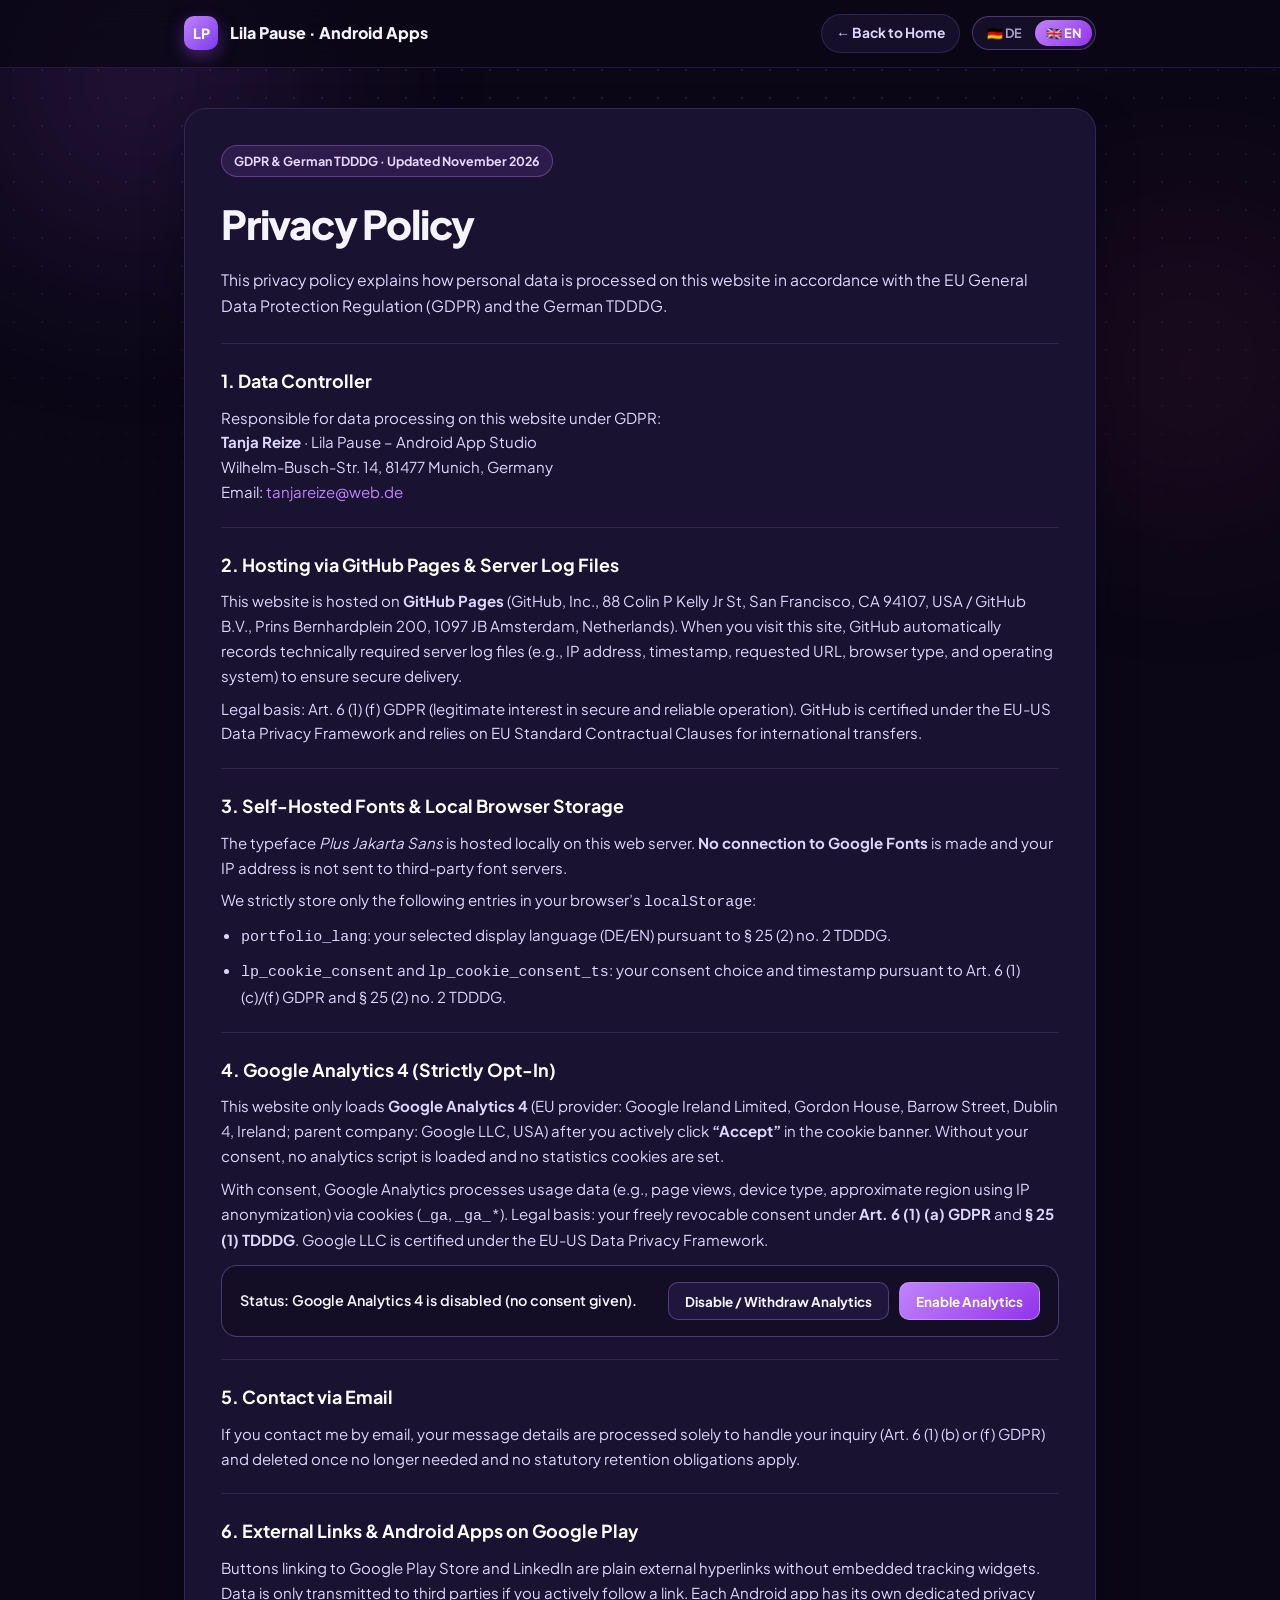
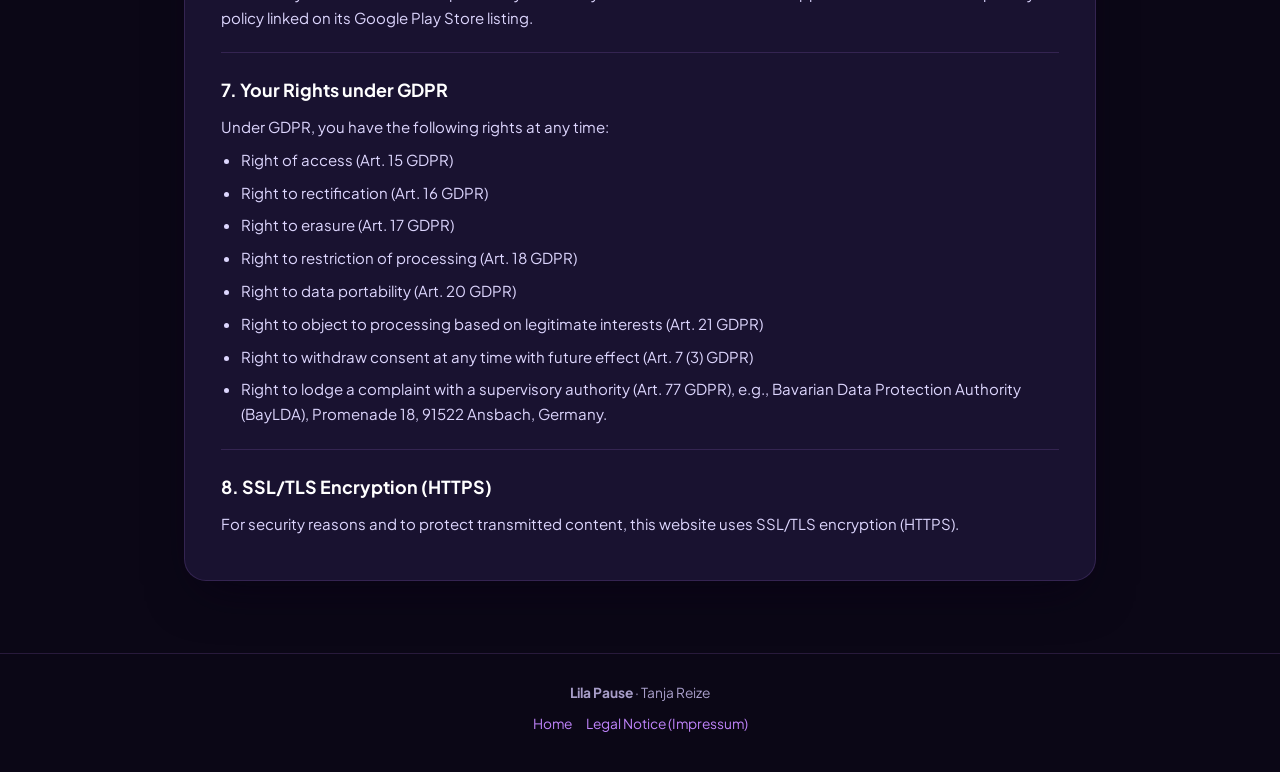
<file: datenschutz.html>
<!DOCTYPE html>
<html lang="de">
<head>
  <meta charset="UTF-8" />
  <meta name="viewport" content="width=device-width, initial-scale=1.0" />
  <title>Datenschutzerklärung · Lila Pause – Tanja Reize</title>
  <meta name="description" content="Datenschutzerklärung gemäß DSGVO und TDDDG für Lila Pause – Android App Studio (Tanja Reize)." />
  <meta name="robots" content="noindex, follow" />

  <link rel="icon" type="image/svg+xml" href="favicon.svg" />
  <link rel="icon" type="image/png" sizes="32x32" href="favicon-32x32.png" />
  <link rel="icon" type="image/png" sizes="16x16" href="favicon-16x16.png" />
  <link rel="apple-touch-icon" sizes="180x180" href="apple-touch-icon.png" />
  <link rel="shortcut icon" href="favicon.ico" />
  <meta name="theme-color" content="#0b0716" />

  <link rel="stylesheet" href="assets/fonts/fonts.css" />
  <style>
    :root {
      --bg: #0b0716;
      --bg-elevated: #140e26;
      --card: #191230;
      --border: rgba(192, 132, 252, 0.16);
      --border-strong: rgba(192, 132, 252, 0.34);
      --text: #f5f3ff;
      --text-muted: #a89ec9;
      --text-soft: #ddd6fe;
      --primary: #c084fc;
      --live: #10b981;
      --radius: 22px;
      --shadow: 0 20px 50px -15px rgba(8, 3, 20, 0.78);
    }

    * { box-sizing: border-box; margin: 0; padding: 0; }

    body {
      font-family: 'Plus Jakarta Sans', -apple-system, BlinkMacSystemFont, 'Segoe UI', Roboto, sans-serif;
      background: var(--bg);
      color: var(--text);
      line-height: 1.65;
      min-height: 100vh;
      -webkit-font-smoothing: antialiased;
      position: relative;
      overflow-x: hidden;
    }

    .bg-aurora {
      position: fixed;
      inset: 0;
      z-index: -1;
      pointer-events: none;
      overflow: hidden;
    }

    .bg-grid {
      position: absolute;
      inset: 0;
      background-image: radial-gradient(rgba(192, 132, 252, 0.14) 1px, transparent 1px);
      background-size: 28px 28px;
      mask-image: radial-gradient(ellipse 80% 60% at 50% 15%, #000 30%, transparent 100%);
      -webkit-mask-image: radial-gradient(ellipse 80% 60% at 50% 15%, #000 30%, transparent 100%);
    }

    .aurora-orb-1 {
      position: absolute;
      width: 520px;
      height: 520px;
      top: -180px;
      left: -120px;
      border-radius: 50%;
      filter: blur(90px);
      opacity: 0.4;
      background: radial-gradient(circle, rgba(168, 85, 247, 0.52), transparent 70%);
    }

    .aurora-orb-2 {
      position: absolute;
      width: 460px;
      height: 460px;
      top: 15%;
      right: -140px;
      border-radius: 50%;
      filter: blur(90px);
      opacity: 0.35;
      background: radial-gradient(circle, rgba(236, 72, 153, 0.34), transparent 70%);
    }

    a { color: var(--primary); text-decoration: none; }
    a:hover { text-decoration: underline; color: #f0abfc; }

    .navbar {
      position: sticky;
      top: 0;
      z-index: 50;
      backdrop-filter: blur(18px);
      -webkit-backdrop-filter: blur(18px);
      background: rgba(11, 7, 22, 0.8);
      border-bottom: 1px solid rgba(192, 132, 252, 0.14);
    }

    .nav-inner {
      max-width: 960px;
      margin: 0 auto;
      padding: 14px 24px;
      display: flex;
      align-items: center;
      justify-content: space-between;
      gap: 16px;
    }

    .brand {
      display: flex;
      align-items: center;
      gap: 12px;
      font-weight: 800;
      font-size: 1rem;
      color: var(--text);
    }

    .brand:hover { text-decoration: none; color: var(--text); }

    .brand-mark {
      width: 34px;
      height: 34px;
      border-radius: 10px;
      background: linear-gradient(135deg, #c084fc, #7c3aed);
      display: grid;
      place-items: center;
      color: #ffffff;
      font-weight: 800;
      font-size: 0.88rem;
      box-shadow: 0 6px 18px rgba(168, 85, 247, 0.36);
      flex-shrink: 0;
    }

    .nav-controls {
      display: flex;
      align-items: center;
      gap: 12px;
    }

    .back-link {
      font-size: 0.86rem;
      font-weight: 700;
      color: var(--text-soft);
      padding: 7px 14px;
      border-radius: 999px;
      background: rgba(25, 18, 48, 0.85);
      border: 1px solid var(--border);
    }

    .back-link:hover {
      text-decoration: none;
      border-color: var(--border-strong);
      color: #fff;
    }

    .lang-switch {
      display: inline-flex;
      background: var(--bg-elevated);
      border: 1px solid var(--border-strong);
      border-radius: 999px;
      padding: 3px;
      gap: 2px;
    }

    .lang-btn {
      border: none;
      background: transparent;
      color: var(--text-muted);
      font-family: inherit;
      font-size: 0.8rem;
      font-weight: 700;
      padding: 5px 11px;
      border-radius: 999px;
      cursor: pointer;
    }

    .lang-btn.active {
      background: linear-gradient(135deg, #c084fc, #9333ea);
      color: #ffffff;
    }

    .container {
      max-width: 960px;
      margin: 0 auto;
      padding: 40px 24px 72px;
    }

    .legal-card {
      background: var(--card);
      border: 1px solid var(--border);
      border-radius: var(--radius);
      padding: 36px;
      box-shadow: var(--shadow);
    }

    .legal-eyebrow {
      display: inline-block;
      padding: 5px 12px;
      border-radius: 999px;
      background: rgba(168, 85, 247, 0.14);
      border: 1px solid rgba(192, 132, 252, 0.34);
      color: #e9d5ff;
      font-size: 0.78rem;
      font-weight: 700;
      margin-bottom: 14px;
    }

    h1 {
      font-size: clamp(1.9rem, 3.5vw, 2.5rem);
      font-weight: 800;
      letter-spacing: -0.03em;
      margin-bottom: 10px;
    }

    .lead {
      color: var(--text-soft);
      margin-bottom: 24px;
      font-size: 0.98rem;
    }

    .legal-section {
      padding-top: 22px;
      margin-top: 22px;
      border-top: 1px solid var(--border);
    }

    .legal-section h2 {
      font-size: 1.12rem;
      font-weight: 700;
      color: #fff;
      margin-bottom: 10px;
    }

    .legal-section p, .legal-section li {
      color: var(--text-soft);
      font-size: 0.94rem;
      margin-bottom: 8px;
    }

    .legal-section ul {
      padding-left: 20px;
      margin-bottom: 10px;
    }

    .consent-box {
      margin-top: 12px;
      padding: 16px 18px;
      border-radius: 16px;
      background: rgba(20, 14, 38, 0.9);
      border: 1px solid var(--border-strong);
      display: flex;
      flex-wrap: wrap;
      align-items: center;
      justify-content: space-between;
      gap: 12px;
    }

    .consent-status-text {
      font-size: 0.9rem;
      font-weight: 600;
      color: var(--text);
    }

    .consent-actions {
      display: flex;
      gap: 10px;
      flex-wrap: wrap;
    }

    .consent-btn {
      height: 38px;
      padding: 0 16px;
      border-radius: 10px;
      font-family: inherit;
      font-size: 0.84rem;
      font-weight: 700;
      cursor: pointer;
      border: 1px solid var(--border-strong);
      background: rgba(33, 24, 62, 0.95);
      color: var(--text);
    }

    .consent-btn.primary {
      background: linear-gradient(135deg, #c084fc, #9333ea);
      color: #fff;
      border-color: rgba(216, 180, 254, 0.5);
    }

    .site-footer {
      border-top: 1px solid var(--border);
      padding: 28px 24px 40px;
      text-align: center;
      color: var(--text-muted);
      font-size: 0.86rem;
    }

    .footer-links {
      margin-top: 8px;
      display: flex;
      justify-content: center;
      flex-wrap: wrap;
      gap: 14px;
    }

    @media (max-width: 640px) {
      .legal-card { padding: 24px 20px; }
      .nav-inner { flex-wrap: wrap; }
    }
  </style>
</head>
<body>
  <div class="bg-aurora" aria-hidden="true">
    <div class="bg-grid"></div>
    <div class="aurora-orb-1"></div>
    <div class="aurora-orb-2"></div>
  </div>

  <header class="navbar">
    <div class="nav-inner">
      <a href="index.html" class="brand">
        <span class="brand-mark">LP</span>
        <span>Lila Pause · Android Apps</span>
      </a>
      <div class="nav-controls">
        <a href="index.html" class="back-link" data-i18n="backHome">← Zur Startseite</a>
        <div class="lang-switch" role="group" aria-label="Language switcher">
          <button type="button" class="lang-btn active" data-lang="de">🇩🇪 DE</button>
          <button type="button" class="lang-btn" data-lang="en">🇬🇧 EN</button>
        </div>
      </div>
    </div>
  </header>

  <main class="container">
    <article class="legal-card">
      <span class="legal-eyebrow" data-i18n="eyebrow">DSGVO &amp; TDDDG · Stand: November 2026</span>
      <h1 data-i18n="title">Datenschutzerklärung</h1>
      <p class="lead" data-i18n="lead">
        Diese Datenschutzerklärung informiert Sie über Art, Umfang und Zweck der Verarbeitung personenbezogener Daten auf dieser Website gemäß der Datenschutz-Grundverordnung (DSGVO) und dem Telekommunikation-Digitale-Dienste-Datenschutz-Gesetz (TDDDG).
      </p>

      <section class="legal-section">
        <h2 data-i18n="h1">1. Verantwortliche</h2>
        <p data-i18n="p1">
          Verantwortlich für die Datenverarbeitung auf dieser Website im Sinne der DSGVO ist:<br />
          <strong>Tanja Reize</strong> · Lila Pause – Android App Studio<br />
          Wilhelm-Busch-Str. 14, 81477 München, Deutschland<br />
          E-Mail: <a href="mailto:tanjareize@web.de">tanjareize@web.de</a>
        </p>
      </section>

      <section class="legal-section">
        <h2 data-i18n="h2">2. Hosting über GitHub Pages &amp; Server-Logfiles</h2>
        <p data-i18n="p2a">
          Diese Website wird über <strong>GitHub Pages</strong> (GitHub, Inc., 88 Colin P Kelly Jr St, San Francisco, CA 94107, USA bzw. GitHub B.V., Prins Bernhardplein 200, 1097 JB Amsterdam, Niederlande) gehostet. Beim Aufruf der Website erfasst GitHub technisch erforderliche Server-Logfiles (z. B. IP-Adresse, Datum und Uhrzeit des Zugriffs, aufgerufene Datei, Browsertyp und Betriebssystem), um die technische Bereitstellung und Sicherheit des Dienstes zu gewährleisten.
        </p>
        <p data-i18n="p2b">
          Rechtsgrundlage ist Art. 6 Abs. 1 lit. f DSGVO (berechtigtes Interesse an sicherem und zuverlässigem Betrieb). GitHub ist unter dem EU-US Data Privacy Framework zertifiziert bzw. stützt Drittlandübermittlungen auf EU-Standardvertragsklauseln.
        </p>
      </section>

      <section class="legal-section">
        <h2 data-i18n="h3">3. Lokale Schriftarten &amp; lokale Browser-Speicherung</h2>
        <p data-i18n="p3a">
          Die eingesetzte Schriftart <em>Plus Jakarta Sans</em> ist vollständig lokal auf diesem Webserver gehostet. Es wird <strong>keine Verbindung zu Google Fonts</strong> hergestellt und Ihre IP-Adresse wird nicht an Schriftarten-Server Dritter übertragen.
        </p>
        <p data-i18n="p3b">
          Im <code>localStorage</code> Ihres Browsers speichern wir technisch notwendig bzw. zur Nachweispflicht ausschließlich:
        </p>
        <ul>
          <li data-i18n="li3a"><code>portfolio_lang</code>: Ihre gewählte Anzeigesprache (Deutsch/Englisch) gemäß § 25 Abs. 2 Nr. 2 TDDDG.</li>
          <li data-i18n="li3b"><code>lp_cookie_consent</code> und <code>lp_cookie_consent_ts</code>: Ihre Entscheidung und der Zeitstempel zu den Cookie-Einstellungen gemäß Art. 6 Abs. 1 lit. c / f DSGVO und § 25 Abs. 2 Nr. 2 TDDDG.</li>
        </ul>
      </section>

      <section class="legal-section">
        <h2 data-i18n="h4">4. Google Analytics 4 (nur nach ausdrücklicher Einwilligung)</h2>
        <p data-i18n="p4a">
          Diese Website bindet <strong>Google Analytics 4</strong> (Anbieter für die EU: Google Ireland Limited, Gordon House, Barrow Street, Dublin 4, Irland; Muttergesellschaft: Google LLC, USA) erst dann ein, wenn Sie im Cookie-Banner aktiv auf <strong>„Akzeptieren“</strong> geklickt haben. Ohne Ihre Einwilligung wird kein Analytics-Skript geladen und es werden keine Statistik-Cookies gesetzt.
        </p>
        <p data-i18n="p4b">
          Bei erteilter Einwilligung verarbeitet Google Analytics Nutzungsdaten (z. B. Seitenaufrufe, verwendetes Endgerät, ungefähre Region anhand gekürzter IP-Adresse) mithilfe von Cookies (z. B. <code>_ga</code>, <code>_ga_*</code>). Die IP-Anonymisierung ist aktiviert. Rechtsgrundlage ist Ihre jederzeit widerrufliche Einwilligung nach <strong>Art. 6 Abs. 1 lit. a DSGVO</strong> sowie <strong>§ 25 Abs. 1 TDDDG</strong>. Google LLC ist unter dem EU-US Data Privacy Framework zertifiziert.
        </p>
        <div class="consent-box">
          <div class="consent-status-text" id="consentStatusText">Aktueller Status wird geladen …</div>
          <div class="consent-actions">
            <button type="button" class="consent-btn" id="btnRevokeGa" data-i18n="btnDeclineGa">Analytics deaktivieren / widerrufen</button>
            <button type="button" class="consent-btn primary" id="btnAcceptGa" data-i18n="btnAcceptGa">Analytics aktivieren</button>
          </div>
        </div>
      </section>

      <section class="legal-section">
        <h2 data-i18n="h5">5. Kontaktaufnahme per E-Mail</h2>
        <p data-i18n="p5">
          Wenn Sie per E-Mail Kontakt aufnehmen, werden Ihre Angaben zur Bearbeitung Ihrer Anfrage verarbeitet (Rechtsgrundlage: Art. 6 Abs. 1 lit. b DSGVO bei vorvertraglichen/vertraglichen Anfragen bzw. Art. 6 Abs. 1 lit. f DSGVO). Ihre Daten werden gelöscht, sobald sie für die Bearbeitung nicht mehr erforderlich sind und keine gesetzlichen Aufbewahrungspflichten entgegenstehen.
        </p>
      </section>

      <section class="legal-section">
        <h2 data-i18n="h6">6. Externe Links &amp; Android-Apps im Google Play Store</h2>
        <p data-i18n="p6">
          Die Buttons zum Google Play Store sowie zu LinkedIn sind reine externe Hyperlinks ohne eingebettete Tracking-Plugins. Erst wenn Sie einen Link anklicken, verlassen Sie diese Website und es gelten die Datenschutzbestimmungen des jeweiligen Anbieters. Für die einzelnen Android-Apps gelten zudem die jeweiligen separaten App-Datenschutzerklärungen im Google Play Store.
        </p>
      </section>

      <section class="legal-section">
        <h2 data-i18n="h7">7. Ihre Rechte als betroffene Person</h2>
        <p data-i18n="p7intro">Sie haben nach der DSGVO jederzeit folgende Rechte:</p>
        <ul>
          <li data-i18n="li7a">Recht auf Auskunft (Art. 15 DSGVO)</li>
          <li data-i18n="li7b">Recht auf Berichtigung (Art. 16 DSGVO)</li>
          <li data-i18n="li7c">Recht auf Löschung (Art. 17 DSGVO)</li>
          <li data-i18n="li7d">Recht auf Einschränkung der Verarbeitung (Art. 18 DSGVO)</li>
          <li data-i18n="li7e">Recht auf Datenübertragbarkeit (Art. 20 DSGVO)</li>
          <li data-i18n="li7f">Widerspruchsrecht gegen Verarbeitungen auf Basis berechtigter Interessen (Art. 21 DSGVO)</li>
          <li data-i18n="li7g">Recht auf jederzeitigen Widerruf einer erteilten Einwilligung mit Wirkung für die Zukunft (Art. 7 Abs. 3 DSGVO)</li>
          <li data-i18n="li7h">Beschwerderecht bei einer Datenschutz-Aufsichtsbehörde (Art. 77 DSGVO), z. B. beim Bayerischen Landesamt für Datenschutzaufsicht (BayLDA), Promenade 18, 91522 Ansbach.</li>
        </ul>
      </section>

      <section class="legal-section">
        <h2 data-i18n="h8">8. Verschlüsselung (HTTPS)</h2>
        <p data-i18n="p8">
          Diese Website nutzt aus Sicherheitsgründen und zum Schutz der Übertragung vertraulicher Inhalte eine SSL-/TLS-Verschlüsselung (HTTPS).
        </p>
      </section>
    </article>
  </main>

  <footer class="site-footer">
    <p><strong>Lila Pause</strong> · Tanja Reize</p>
    <div class="footer-links">
      <a href="index.html" data-i18n="footerHome">Startseite</a>
      <a href="impressum.html" data-i18n="footerImprint">Impressum</a>
    </div>
  </footer>

  <script>
    const GA_ID = 'G-D05V5PBYYV';
    const CONSENT_KEY = 'lp_cookie_consent';
    const CONSENT_TS_KEY = 'lp_cookie_consent_ts';
    window[`ga-disable-${GA_ID}`] = true;

    const strings = {
      de: {
        backHome: '← Zur Startseite',
        eyebrow: 'DSGVO &amp; TDDDG · Stand: November 2026',
        title: 'Datenschutzerklärung',
        lead: 'Diese Datenschutzerklärung informiert Sie über Art, Umfang und Zweck der Verarbeitung personenbezogener Daten auf dieser Website gemäß der Datenschutz-Grundverordnung (DSGVO) und dem Telekommunikation-Digitale-Dienste-Datenschutz-Gesetz (TDDDG).',
        h1: '1. Verantwortliche',
        p1: 'Verantwortlich für die Datenverarbeitung auf dieser Website im Sinne der DSGVO ist:<br /><strong>Tanja Reize</strong> · Lila Pause – Android App Studio<br />Wilhelm-Busch-Str. 14, 81477 München, Deutschland<br />E-Mail: <a href="mailto:tanjareize@web.de">tanjareize@web.de</a>',
        h2: '2. Hosting über GitHub Pages &amp; Server-Logfiles',
        p2a: 'Diese Website wird über <strong>GitHub Pages</strong> (GitHub, Inc., 88 Colin P Kelly Jr St, San Francisco, CA 94107, USA bzw. GitHub B.V., Prins Bernhardplein 200, 1097 JB Amsterdam, Niederlande) gehostet. Beim Aufruf der Website erfasst GitHub technisch erforderliche Server-Logfiles (z. B. IP-Adresse, Datum und Uhrzeit des Zugriffs, aufgerufene Datei, Browsertyp und Betriebssystem), um die technische Bereitstellung und Sicherheit des Dienstes zu gewährleisten.',
        p2b: 'Rechtsgrundlage ist Art. 6 Abs. 1 lit. f DSGVO (berechtigtes Interesse an sicherem und zuverlässigem Betrieb). GitHub ist unter dem EU-US Data Privacy Framework zertifiziert bzw. stützt Drittlandübermittlungen auf EU-Standardvertragsklauseln.',
        h3: '3. Lokale Schriftarten &amp; lokale Browser-Speicherung',
        p3a: 'Die eingesetzte Schriftart <em>Plus Jakarta Sans</em> ist vollständig lokal auf diesem Webserver gehostet. Es wird <strong>keine Verbindung zu Google Fonts</strong> hergestellt und Ihre IP-Adresse wird nicht an Schriftarten-Server Dritter übertragen.',
        p3b: 'Im <code>localStorage</code> Ihres Browsers speichern wir technisch notwendig bzw. zur Nachweispflicht ausschließlich:',
        li3a: '<code>portfolio_lang</code>: Ihre gewählte Anzeigesprache (Deutsch/Englisch) gemäß § 25 Abs. 2 Nr. 2 TDDDG.',
        li3b: '<code>lp_cookie_consent</code> und <code>lp_cookie_consent_ts</code>: Ihre Entscheidung und der Zeitstempel zu den Cookie-Einstellungen gemäß Art. 6 Abs. 1 lit. c / f DSGVO und § 25 Abs. 2 Nr. 2 TDDDG.',
        h4: '4. Google Analytics 4 (nur nach ausdrücklicher Einwilligung)',
        p4a: 'Diese Website bindet <strong>Google Analytics 4</strong> (Anbieter für die EU: Google Ireland Limited, Gordon House, Barrow Street, Dublin 4, Irland; Muttergesellschaft: Google LLC, USA) erst dann ein, wenn Sie im Cookie-Banner aktiv auf <strong>„Akzeptieren“</strong> geklickt haben. Ohne Ihre Einwilligung wird kein Analytics-Skript geladen und es werden keine Statistik-Cookies gesetzt.',
        p4b: 'Bei erteilter Einwilligung verarbeitet Google Analytics Nutzungsdaten (z. B. Seitenaufrufe, verwendetes Endgerät, ungefähre Region anhand gekürzter IP-Adresse) mithilfe von Cookies (z. B. <code>_ga</code>, <code>_ga_*</code>). Die IP-Anonymisierung ist aktiviert. Rechtsgrundlage ist Ihre jederzeit widerrufliche Einwilligung nach <strong>Art. 6 Abs. 1 lit. a DSGVO</strong> sowie <strong>§ 25 Abs. 1 TDDDG</strong>. Google LLC ist unter dem EU-US Data Privacy Framework zertifiziert.',
        h5: '5. Kontaktaufnahme per E-Mail',
        p5: 'Wenn Sie per E-Mail Kontakt aufnehmen, werden Ihre Angaben zur Bearbeitung Ihrer Anfrage verarbeitet (Rechtsgrundlage: Art. 6 Abs. 1 lit. b DSGVO bei vorvertraglichen/vertraglichen Anfragen bzw. Art. 6 Abs. 1 lit. f DSGVO). Ihre Daten werden gelöscht, sobald sie für die Bearbeitung nicht mehr erforderlich sind und keine gesetzlichen Aufbewahrungspflichten entgegenstehen.',
        h6: '6. Externe Links &amp; Android-Apps im Google Play Store',
        p6: 'Die Buttons zum Google Play Store sowie zu LinkedIn sind reine externe Hyperlinks ohne eingebettete Tracking-Plugins. Erst wenn Sie einen Link anklicken, verlassen Sie diese Website und es gelten die Datenschutzbestimmungen des jeweiligen Anbieters. Für die einzelnen Android-Apps gelten zudem die jeweiligen separaten App-Datenschutzerklärungen im Google Play Store.',
        h7: '7. Ihre Rechte als betroffene Person',
        p7intro: 'Sie haben nach der DSGVO jederzeit folgende Rechte:',
        li7a: 'Recht auf Auskunft (Art. 15 DSGVO)',
        li7b: 'Recht auf Berichtigung (Art. 16 DSGVO)',
        li7c: 'Recht auf Löschung (Art. 17 DSGVO)',
        li7d: 'Recht auf Einschränkung der Verarbeitung (Art. 18 DSGVO)',
        li7e: 'Recht auf Datenübertragbarkeit (Art. 20 DSGVO)',
        li7f: 'Widerspruchsrecht gegen Verarbeitungen auf Basis berechtigter Interessen (Art. 21 DSGVO)',
        li7g: 'Recht auf jederzeitigen Widerruf einer erteilten Einwilligung mit Wirkung für die Zukunft (Art. 7 Abs. 3 DSGVO)',
        li7h: 'Beschwerderecht bei einer Datenschutz-Aufsichtsbehörde (Art. 77 DSGVO), z. B. beim Bayerischen Landesamt für Datenschutzaufsicht (BayLDA), Promenade 18, 91522 Ansbach.',
        h8: '8. Verschlüsselung (HTTPS)',
        p8: 'Diese Website nutzt aus Sicherheitsgründen und zum Schutz der Übertragung vertraulicher Inhalte eine SSL-/TLS-Verschlüsselung (HTTPS).',
        btnDeclineGa: 'Analytics deaktivieren / widerrufen',
        btnAcceptGa: 'Analytics aktivieren',
        statusAccepted: 'Status: Google Analytics 4 ist aktiviert (Einwilligung erteilt).',
        statusDeclined: 'Status: Google Analytics 4 ist deaktiviert (abgelehnt / widerrufen).',
        statusUnset: 'Status: Google Analytics 4 ist deaktiviert (noch keine Einwilligung).',
        footerHome: 'Startseite',
        footerImprint: 'Impressum'
      },
      en: {
        backHome: '← Back to Home',
        eyebrow: 'GDPR &amp; German TDDDG · Updated November 2026',
        title: 'Privacy Policy',
        lead: 'This privacy policy explains how personal data is processed on this website in accordance with the EU General Data Protection Regulation (GDPR) and the German TDDDG.',
        h1: '1. Data Controller',
        p1: 'Responsible for data processing on this website under GDPR:<br /><strong>Tanja Reize</strong> · Lila Pause – Android App Studio<br />Wilhelm-Busch-Str. 14, 81477 Munich, Germany<br />Email: <a href="mailto:tanjareize@web.de">tanjareize@web.de</a>',
        h2: '2. Hosting via GitHub Pages &amp; Server Log Files',
        p2a: 'This website is hosted on <strong>GitHub Pages</strong> (GitHub, Inc., 88 Colin P Kelly Jr St, San Francisco, CA 94107, USA / GitHub B.V., Prins Bernhardplein 200, 1097 JB Amsterdam, Netherlands). When you visit this site, GitHub automatically records technically required server log files (e.g., IP address, timestamp, requested URL, browser type, and operating system) to ensure secure delivery.',
        p2b: 'Legal basis: Art. 6 (1) (f) GDPR (legitimate interest in secure and reliable operation). GitHub is certified under the EU-US Data Privacy Framework and relies on EU Standard Contractual Clauses for international transfers.',
        h3: '3. Self-Hosted Fonts &amp; Local Browser Storage',
        p3a: 'The typeface <em>Plus Jakarta Sans</em> is hosted locally on this web server. <strong>No connection to Google Fonts</strong> is made and your IP address is not sent to third-party font servers.',
        p3b: 'We strictly store only the following entries in your browser’s <code>localStorage</code>:',
        li3a: '<code>portfolio_lang</code>: your selected display language (DE/EN) pursuant to § 25 (2) no. 2 TDDDG.',
        li3b: '<code>lp_cookie_consent</code> and <code>lp_cookie_consent_ts</code>: your consent choice and timestamp pursuant to Art. 6 (1) (c)/(f) GDPR and § 25 (2) no. 2 TDDDG.',
        h4: '4. Google Analytics 4 (Strictly Opt-In)',
        p4a: 'This website only loads <strong>Google Analytics 4</strong> (EU provider: Google Ireland Limited, Gordon House, Barrow Street, Dublin 4, Ireland; parent company: Google LLC, USA) after you actively click <strong>“Accept”</strong> in the cookie banner. Without your consent, no analytics script is loaded and no statistics cookies are set.',
        p4b: 'With consent, Google Analytics processes usage data (e.g., page views, device type, approximate region using IP anonymization) via cookies (<code>_ga</code>, <code>_ga_*</code>). Legal basis: your freely revocable consent under <strong>Art. 6 (1) (a) GDPR</strong> and <strong>§ 25 (1) TDDDG</strong>. Google LLC is certified under the EU-US Data Privacy Framework.',
        h5: '5. Contact via Email',
        p5: 'If you contact me by email, your message details are processed solely to handle your inquiry (Art. 6 (1) (b) or (f) GDPR) and deleted once no longer needed and no statutory retention obligations apply.',
        h6: '6. External Links &amp; Android Apps on Google Play',
        p6: 'Buttons linking to Google Play Store and LinkedIn are plain external hyperlinks without embedded tracking widgets. Data is only transmitted to third parties if you actively follow a link. Each Android app has its own dedicated privacy policy linked on its Google Play Store listing.',
        h7: '7. Your Rights under GDPR',
        p7intro: 'Under GDPR, you have the following rights at any time:',
        li7a: 'Right of access (Art. 15 GDPR)',
        li7b: 'Right to rectification (Art. 16 GDPR)',
        li7c: 'Right to erasure (Art. 17 GDPR)',
        li7d: 'Right to restriction of processing (Art. 18 GDPR)',
        li7e: 'Right to data portability (Art. 20 GDPR)',
        li7f: 'Right to object to processing based on legitimate interests (Art. 21 GDPR)',
        li7g: 'Right to withdraw consent at any time with future effect (Art. 7 (3) GDPR)',
        li7h: 'Right to lodge a complaint with a supervisory authority (Art. 77 GDPR), e.g., Bavarian Data Protection Authority (BayLDA), Promenade 18, 91522 Ansbach, Germany.',
        h8: '8. SSL/TLS Encryption (HTTPS)',
        p8: 'For security reasons and to protect transmitted content, this website uses SSL/TLS encryption (HTTPS).',
        btnDeclineGa: 'Disable / Withdraw Analytics',
        btnAcceptGa: 'Enable Analytics',
        statusAccepted: 'Status: Google Analytics 4 is enabled (consent granted).',
        statusDeclined: 'Status: Google Analytics 4 is disabled (declined / withdrawn).',
        statusUnset: 'Status: Google Analytics 4 is disabled (no consent given).',
        footerHome: 'Home',
        footerImprint: 'Legal Notice (Impressum)'
      }
    };

    let currentLang = localStorage.getItem('portfolio_lang') || (navigator.language.startsWith('de') ? 'de' : 'en');

    function clearGaCookies() {
      window[`ga-disable-${GA_ID}`] = true;
      const hostParts = window.location.hostname.split('.');
      const domainCandidates = [''];
      for (let i = 0; i < hostParts.length - 1; i++) {
        domainCandidates.push(`; domain=.${hostParts.slice(i).join('.')}`);
      }
      document.cookie
        .split(';')
        .map((c) => c.split('=')[0].trim())
        .filter((name) => name === '_ga' || name === '_gid' || name === '_gat' || name.startsWith('_ga_'))
        .forEach((name) => {
          domainCandidates.forEach((dom) => {
            document.cookie = `${name}=; expires=Thu, 01 Jan 1970 00:00:00 GMT; path=/${dom}; SameSite=Lax`;
          });
        });
    }

    function updateConsentStatus() {
      const t = strings[currentLang] || strings.de;
      const val = localStorage.getItem(CONSENT_KEY);
      const statusEl = document.getElementById('consentStatusText');
      if (val === 'accepted') {
        statusEl.textContent = t.statusAccepted;
      } else if (val === 'rejected') {
        statusEl.textContent = t.statusDeclined;
      } else {
        statusEl.textContent = t.statusUnset;
      }
    }

    function applyLang() {
      const t = strings[currentLang] || strings.de;
      document.documentElement.lang = currentLang;
      document.querySelectorAll('[data-i18n]').forEach((el) => {
        const key = el.getAttribute('data-i18n');
        if (t[key]) el.innerHTML = t[key];
      });
      document.querySelectorAll('.lang-btn').forEach((btn) => {
        btn.classList.toggle('active', btn.dataset.lang === currentLang);
      });
      updateConsentStatus();
    }

    document.getElementById('btnRevokeGa').addEventListener('click', () => {
      localStorage.setItem(CONSENT_KEY, 'rejected');
      localStorage.setItem(CONSENT_TS_KEY, new Date().toISOString());
      clearGaCookies();
      updateConsentStatus();
    });

    document.getElementById('btnAcceptGa').addEventListener('click', () => {
      localStorage.setItem(CONSENT_KEY, 'accepted');
      localStorage.setItem(CONSENT_TS_KEY, new Date().toISOString());
      window[`ga-disable-${GA_ID}`] = false;
      updateConsentStatus();
    });

    document.querySelectorAll('.lang-btn').forEach((btn) => {
      btn.addEventListener('click', () => {
        currentLang = btn.dataset.lang;
        localStorage.setItem('portfolio_lang', currentLang);
        applyLang();
      });
    });

    applyLang();
  </script>
</body>
</html>
</file>
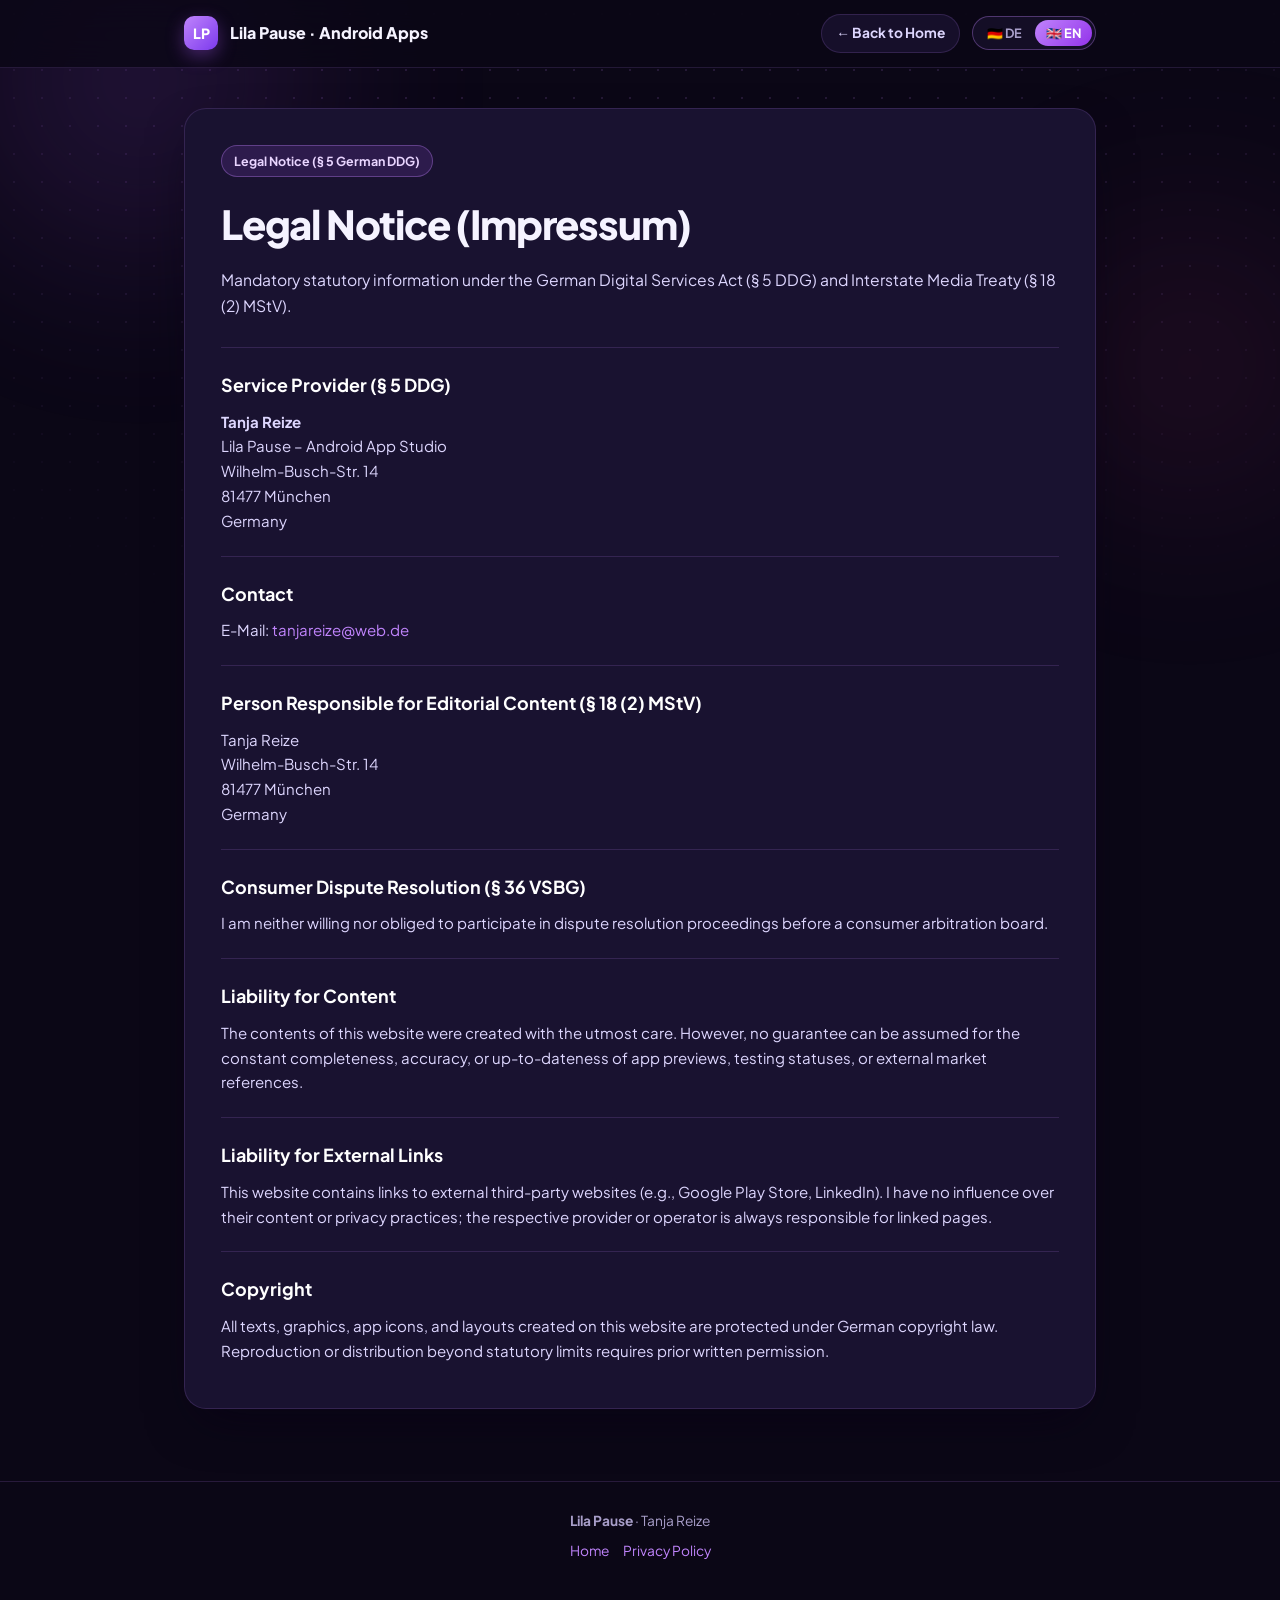
<file: impressum.html>
<!DOCTYPE html>
<html lang="de">
<head>
  <meta charset="UTF-8" />
  <meta name="viewport" content="width=device-width, initial-scale=1.0" />
  <title>Impressum · Lila Pause – Tanja Reize</title>
  <meta name="description" content="Impressum gemäß § 5 DDG und § 18 Abs. 2 MStV für Lila Pause – Android App Studio (Tanja Reize)." />
  <meta name="robots" content="noindex, follow" />

  <link rel="icon" type="image/svg+xml" href="favicon.svg" />
  <link rel="icon" type="image/png" sizes="32x32" href="favicon-32x32.png" />
  <link rel="icon" type="image/png" sizes="16x16" href="favicon-16x16.png" />
  <link rel="apple-touch-icon" sizes="180x180" href="apple-touch-icon.png" />
  <link rel="shortcut icon" href="favicon.ico" />
  <meta name="theme-color" content="#0b0716" />

  <link rel="stylesheet" href="assets/fonts/fonts.css" />
  <style>
    :root {
      --bg: #0b0716;
      --bg-elevated: #140e26;
      --card: #191230;
      --border: rgba(192, 132, 252, 0.16);
      --border-strong: rgba(192, 132, 252, 0.34);
      --text: #f5f3ff;
      --text-muted: #a89ec9;
      --text-soft: #ddd6fe;
      --primary: #c084fc;
      --radius: 22px;
      --shadow: 0 20px 50px -15px rgba(8, 3, 20, 0.78);
    }

    * { box-sizing: border-box; margin: 0; padding: 0; }

    body {
      font-family: 'Plus Jakarta Sans', -apple-system, BlinkMacSystemFont, 'Segoe UI', Roboto, sans-serif;
      background: var(--bg);
      color: var(--text);
      line-height: 1.65;
      min-height: 100vh;
      -webkit-font-smoothing: antialiased;
      position: relative;
      overflow-x: hidden;
    }

    .bg-aurora {
      position: fixed;
      inset: 0;
      z-index: -1;
      pointer-events: none;
      overflow: hidden;
    }

    .bg-grid {
      position: absolute;
      inset: 0;
      background-image: radial-gradient(rgba(192, 132, 252, 0.14) 1px, transparent 1px);
      background-size: 28px 28px;
      mask-image: radial-gradient(ellipse 80% 60% at 50% 15%, #000 30%, transparent 100%);
      -webkit-mask-image: radial-gradient(ellipse 80% 60% at 50% 15%, #000 30%, transparent 100%);
    }

    .aurora-orb-1 {
      position: absolute;
      width: 520px;
      height: 520px;
      top: -180px;
      left: -120px;
      border-radius: 50%;
      filter: blur(90px);
      opacity: 0.4;
      background: radial-gradient(circle, rgba(168, 85, 247, 0.52), transparent 70%);
    }

    .aurora-orb-2 {
      position: absolute;
      width: 460px;
      height: 460px;
      top: 15%;
      right: -140px;
      border-radius: 50%;
      filter: blur(90px);
      opacity: 0.35;
      background: radial-gradient(circle, rgba(236, 72, 153, 0.34), transparent 70%);
    }

    a { color: var(--primary); text-decoration: none; }
    a:hover { text-decoration: underline; color: #f0abfc; }

    .navbar {
      position: sticky;
      top: 0;
      z-index: 50;
      backdrop-filter: blur(18px);
      -webkit-backdrop-filter: blur(18px);
      background: rgba(11, 7, 22, 0.8);
      border-bottom: 1px solid rgba(192, 132, 252, 0.14);
    }

    .nav-inner {
      max-width: 960px;
      margin: 0 auto;
      padding: 14px 24px;
      display: flex;
      align-items: center;
      justify-content: space-between;
      gap: 16px;
    }

    .brand {
      display: flex;
      align-items: center;
      gap: 12px;
      font-weight: 800;
      font-size: 1rem;
      color: var(--text);
    }

    .brand:hover { text-decoration: none; color: var(--text); }

    .brand-mark {
      width: 34px;
      height: 34px;
      border-radius: 10px;
      background: linear-gradient(135deg, #c084fc, #7c3aed);
      display: grid;
      place-items: center;
      color: #ffffff;
      font-weight: 800;
      font-size: 0.88rem;
      box-shadow: 0 6px 18px rgba(168, 85, 247, 0.36);
      flex-shrink: 0;
    }

    .nav-controls {
      display: flex;
      align-items: center;
      gap: 12px;
    }

    .back-link {
      font-size: 0.86rem;
      font-weight: 700;
      color: var(--text-soft);
      padding: 7px 14px;
      border-radius: 999px;
      background: rgba(25, 18, 48, 0.85);
      border: 1px solid var(--border);
    }

    .back-link:hover {
      text-decoration: none;
      border-color: var(--border-strong);
      color: #fff;
    }

    .lang-switch {
      display: inline-flex;
      background: var(--bg-elevated);
      border: 1px solid var(--border-strong);
      border-radius: 999px;
      padding: 3px;
      gap: 2px;
    }

    .lang-btn {
      border: none;
      background: transparent;
      color: var(--text-muted);
      font-family: inherit;
      font-size: 0.8rem;
      font-weight: 700;
      padding: 5px 11px;
      border-radius: 999px;
      cursor: pointer;
    }

    .lang-btn.active {
      background: linear-gradient(135deg, #c084fc, #9333ea);
      color: #ffffff;
    }

    .container {
      max-width: 960px;
      margin: 0 auto;
      padding: 40px 24px 72px;
    }

    .legal-card {
      background: var(--card);
      border: 1px solid var(--border);
      border-radius: var(--radius);
      padding: 36px;
      box-shadow: var(--shadow);
    }

    .legal-eyebrow {
      display: inline-block;
      padding: 5px 12px;
      border-radius: 999px;
      background: rgba(168, 85, 247, 0.14);
      border: 1px solid rgba(192, 132, 252, 0.34);
      color: #e9d5ff;
      font-size: 0.78rem;
      font-weight: 700;
      margin-bottom: 14px;
    }

    h1 {
      font-size: clamp(1.9rem, 3.5vw, 2.5rem);
      font-weight: 800;
      letter-spacing: -0.03em;
      margin-bottom: 10px;
    }

    .lead {
      color: var(--text-soft);
      margin-bottom: 28px;
      font-size: 0.98rem;
    }

    .legal-section {
      padding-top: 22px;
      margin-top: 22px;
      border-top: 1px solid var(--border);
    }

    .legal-section h2 {
      font-size: 1.12rem;
      font-weight: 700;
      color: #fff;
      margin-bottom: 10px;
    }

    .legal-section p, .legal-section li {
      color: var(--text-soft);
      font-size: 0.94rem;
      margin-bottom: 8px;
    }

    .legal-section ul {
      padding-left: 20px;
      margin-bottom: 8px;
    }

    .site-footer {
      border-top: 1px solid var(--border);
      padding: 28px 24px 40px;
      text-align: center;
      color: var(--text-muted);
      font-size: 0.86rem;
    }

    .footer-links {
      margin-top: 8px;
      display: flex;
      justify-content: center;
      flex-wrap: wrap;
      gap: 14px;
    }

    @media (max-width: 640px) {
      .legal-card { padding: 24px 20px; }
      .nav-inner { flex-wrap: wrap; }
    }
  </style>
</head>
<body>
  <div class="bg-aurora" aria-hidden="true">
    <div class="bg-grid"></div>
    <div class="aurora-orb-1"></div>
    <div class="aurora-orb-2"></div>
  </div>

  <header class="navbar">
    <div class="nav-inner">
      <a href="index.html" class="brand">
        <span class="brand-mark">LP</span>
        <span>Lila Pause · Android Apps</span>
      </a>
      <div class="nav-controls">
        <a href="index.html" class="back-link" data-i18n="backHome">← Zur Startseite</a>
        <div class="lang-switch" role="group" aria-label="Language switcher">
          <button type="button" class="lang-btn active" data-lang="de">🇩🇪 DE</button>
          <button type="button" class="lang-btn" data-lang="en">🇬🇧 EN</button>
        </div>
      </div>
    </div>
  </header>

  <main class="container">
    <article class="legal-card">
      <span class="legal-eyebrow" data-i18n="eyebrow">Rechtliche Angaben (§ 5 DDG)</span>
      <h1 data-i18n="title">Impressum</h1>
      <p class="lead" data-i18n="lead">
        Pflichtangaben nach dem Digitale-Dienste-Gesetz (DDG) und dem Medienstaatsvertrag (MStV) für dieses Online-Angebot.
      </p>

      <section class="legal-section">
        <h2 data-i18n="hProvider">Angaben gemäß § 5 DDG</h2>
        <p>
          <strong>Tanja Reize</strong><br />
          Lila Pause – Android App Studio<br />
          Wilhelm-Busch-Str. 14<br />
          81477 München<br />
          <span data-i18n="country">Deutschland</span>
        </p>
      </section>

      <section class="legal-section">
        <h2 data-i18n="hContact">Kontakt</h2>
        <p>
          E-Mail: <a href="mailto:tanjareize@web.de">tanjareize@web.de</a>
        </p>
      </section>

      <section class="legal-section">
        <h2 data-i18n="hEditorial">Verantwortlich für den Inhalt nach § 18 Abs. 2 MStV</h2>
        <p>
          Tanja Reize<br />
          Wilhelm-Busch-Str. 14<br />
          81477 München<br />
          <span data-i18n="country2">Deutschland</span>
        </p>
      </section>

      <section class="legal-section">
        <h2 data-i18n="hDispute">Verbraucherstreitbeilegung / Universalschlichtungsstelle (§ 36 VSBG)</h2>
        <p data-i18n="pDispute">
          Ich bin weder bereit noch verpflichtet, an Streitbeilegungsverfahren vor einer Verbraucherschlichtungsstelle teilzunehmen.
        </p>
      </section>

      <section class="legal-section">
        <h2 data-i18n="hContent">Haftung für Inhalte</h2>
        <p data-i18n="pContent">
          Die Inhalte dieser Website wurden mit größter Sorgfalt erstellt. Für die Richtigkeit, Vollständigkeit und Aktualität der dargestellten Informationen – insbesondere zu App-Funktionen, Testphasen und externen Marktdaten – übernehme ich als Diensteanbieterin gemäß den allgemeinen Gesetzen Verantwortung, jedoch ohne Gewähr für jederzeitige Fehlerfreiheit.
        </p>
      </section>

      <section class="legal-section">
        <h2 data-i18n="hLinks">Haftung für externe Links</h2>
        <p data-i18n="pLinks">
          Diese Website enthält Links zu externen Websites Dritter (z. B. Google Play Store, LinkedIn), auf deren Inhalte ich keinen Einfluss habe. Für die Inhalte und Datenschutzpraktiken der verlinkten Seiten ist stets der jeweilige Anbieter oder Betreiber verantwortlich. Bei Bekanntwerden von Rechtsverletzungen werden derartige Links umgehend entfernt.
        </p>
      </section>

      <section class="legal-section">
        <h2 data-i18n="hCopyright">Urheberrecht</h2>
        <p data-i18n="pCopyright">
          Die auf dieser Website erstellten Texte, Grafiken, App-Icons und Layouts unterliegen dem deutschen Urheberrecht. Eine Vervielfältigung, Bearbeitung oder Verbreitung außerhalb der Grenzen des Urheberrechts bedarf der vorherigen schriftlichen Zustimmung.
        </p>
      </section>
    </article>
  </main>

  <footer class="site-footer">
    <p><strong>Lila Pause</strong> · Tanja Reize</p>
    <div class="footer-links">
      <a href="index.html" data-i18n="footerHome">Startseite</a>
      <a href="datenschutz.html" data-i18n="footerPrivacy">Datenschutzerklärung</a>
    </div>
  </footer>

  <script>
    const strings = {
      de: {
        backHome: '← Zur Startseite',
        eyebrow: 'Rechtliche Angaben (§ 5 DDG)',
        title: 'Impressum',
        lead: 'Pflichtangaben nach dem Digitale-Dienste-Gesetz (DDG) und dem Medienstaatsvertrag (MStV) für dieses Online-Angebot.',
        hProvider: 'Angaben gemäß § 5 DDG',
        country: 'Deutschland',
        country2: 'Deutschland',
        hContact: 'Kontakt',
        hEditorial: 'Verantwortlich für den Inhalt nach § 18 Abs. 2 MStV',
        hDispute: 'Verbraucherstreitbeilegung / Universalschlichtungsstelle (§ 36 VSBG)',
        pDispute: 'Ich bin weder bereit noch verpflichtet, an Streitbeilegungsverfahren vor einer Verbraucherschlichtungsstelle teilzunehmen.',
        hContent: 'Haftung für Inhalte',
        pContent: 'Die Inhalte dieser Website wurden mit größter Sorgfalt erstellt. Für die Richtigkeit, Vollständigkeit und Aktualität der dargestellten Informationen – insbesondere zu App-Funktionen, Testphasen und externen Marktdaten – übernehme ich als Diensteanbieterin gemäß den allgemeinen Gesetzen Verantwortung, jedoch ohne Gewähr für jederzeitige Fehlerfreiheit.',
        hLinks: 'Haftung für externe Links',
        pLinks: 'Diese Website enthält Links zu externen Websites Dritter (z. B. Google Play Store, LinkedIn), auf deren Inhalte ich keinen Einfluss habe. Für die Inhalte und Datenschutzpraktiken der verlinkten Seiten ist stets der jeweilige Anbieter oder Betreiber verantwortlich. Bei Bekanntwerden von Rechtsverletzungen werden derartige Links umgehend entfernt.',
        hCopyright: 'Urheberrecht',
        pCopyright: 'Die auf dieser Website erstellten Texte, Grafiken, App-Icons und Layouts unterliegen dem deutschen Urheberrecht. Eine Vervielfältigung, Bearbeitung oder Verbreitung außerhalb der Grenzen des Urheberrechts bedarf der vorherigen schriftlichen Zustimmung.',
        footerHome: 'Startseite',
        footerPrivacy: 'Datenschutzerklärung'
      },
      en: {
        backHome: '← Back to Home',
        eyebrow: 'Legal Notice (§ 5 German DDG)',
        title: 'Legal Notice (Impressum)',
        lead: 'Mandatory statutory information under the German Digital Services Act (§ 5 DDG) and Interstate Media Treaty (§ 18 (2) MStV).',
        hProvider: 'Service Provider (§ 5 DDG)',
        country: 'Germany',
        country2: 'Germany',
        hContact: 'Contact',
        hEditorial: 'Person Responsible for Editorial Content (§ 18 (2) MStV)',
        hDispute: 'Consumer Dispute Resolution (§ 36 VSBG)',
        pDispute: 'I am neither willing nor obliged to participate in dispute resolution proceedings before a consumer arbitration board.',
        hContent: 'Liability for Content',
        pContent: 'The contents of this website were created with the utmost care. However, no guarantee can be assumed for the constant completeness, accuracy, or up-to-dateness of app previews, testing statuses, or external market references.',
        hLinks: 'Liability for External Links',
        pLinks: 'This website contains links to external third-party websites (e.g., Google Play Store, LinkedIn). I have no influence over their content or privacy practices; the respective provider or operator is always responsible for linked pages.',
        hCopyright: 'Copyright',
        pCopyright: 'All texts, graphics, app icons, and layouts created on this website are protected under German copyright law. Reproduction or distribution beyond statutory limits requires prior written permission.',
        footerHome: 'Home',
        footerPrivacy: 'Privacy Policy'
      }
    };

    let currentLang = localStorage.getItem('portfolio_lang') || (navigator.language.startsWith('de') ? 'de' : 'en');

    function applyLang() {
      const t = strings[currentLang] || strings.de;
      document.documentElement.lang = currentLang;
      document.querySelectorAll('[data-i18n]').forEach((el) => {
        const key = el.getAttribute('data-i18n');
        if (t[key]) el.textContent = t[key];
      });
      document.querySelectorAll('.lang-btn').forEach((btn) => {
        btn.classList.toggle('active', btn.dataset.lang === currentLang);
      });
    }

    document.querySelectorAll('.lang-btn').forEach((btn) => {
      btn.addEventListener('click', () => {
        currentLang = btn.dataset.lang;
        localStorage.setItem('portfolio_lang', currentLang);
        applyLang();
      });
    });

    applyLang();
  </script>
</body>
</html>
</file>
<file: assets/fonts/fonts.css>
/* cyrillic-ext */
@font-face {
  font-family: 'Plus Jakarta Sans';
  font-style: normal;
  font-weight: 400;
  font-display: swap;
  src: url(./plus-jakarta-sans-1.woff2) format('woff2');
  unicode-range: U+0460-052F, U+1C80-1C8A, U+20B4, U+2DE0-2DFF, U+A640-A69F, U+FE2E-FE2F;
}
/* vietnamese */
@font-face {
  font-family: 'Plus Jakarta Sans';
  font-style: normal;
  font-weight: 400;
  font-display: swap;
  src: url(./plus-jakarta-sans-2.woff2) format('woff2');
  unicode-range: U+0102-0103, U+0110-0111, U+0128-0129, U+0168-0169, U+01A0-01A1, U+01AF-01B0, U+0300-0301, U+0303-0304, U+0308-0309, U+0323, U+0329, U+1EA0-1EF9, U+20AB;
}
/* latin-ext */
@font-face {
  font-family: 'Plus Jakarta Sans';
  font-style: normal;
  font-weight: 400;
  font-display: swap;
  src: url(./plus-jakarta-sans-3.woff2) format('woff2');
  unicode-range: U+0100-02BA, U+02BD-02C5, U+02C7-02CC, U+02CE-02D7, U+02DD-02FF, U+0304, U+0308, U+0329, U+1D00-1DBF, U+1E00-1E9F, U+1EF2-1EFF, U+2020, U+20A0-20AB, U+20AD-20C4, U+2113, U+2C60-2C7F, U+A720-A7FF;
}
/* latin */
@font-face {
  font-family: 'Plus Jakarta Sans';
  font-style: normal;
  font-weight: 400;
  font-display: swap;
  src: url(./plus-jakarta-sans-4.woff2) format('woff2');
  unicode-range: U+0000-00FF, U+0131, U+0152-0153, U+02BB-02BC, U+02C6, U+02DA, U+02DC, U+0304, U+0308, U+0329, U+2000-206F, U+20AC, U+2122, U+2191, U+2193, U+2212, U+2215, U+FEFF, U+FFFD;
}
/* cyrillic-ext */
@font-face {
  font-family: 'Plus Jakarta Sans';
  font-style: normal;
  font-weight: 500;
  font-display: swap;
  src: url(./plus-jakarta-sans-1.woff2) format('woff2');
  unicode-range: U+0460-052F, U+1C80-1C8A, U+20B4, U+2DE0-2DFF, U+A640-A69F, U+FE2E-FE2F;
}
/* vietnamese */
@font-face {
  font-family: 'Plus Jakarta Sans';
  font-style: normal;
  font-weight: 500;
  font-display: swap;
  src: url(./plus-jakarta-sans-2.woff2) format('woff2');
  unicode-range: U+0102-0103, U+0110-0111, U+0128-0129, U+0168-0169, U+01A0-01A1, U+01AF-01B0, U+0300-0301, U+0303-0304, U+0308-0309, U+0323, U+0329, U+1EA0-1EF9, U+20AB;
}
/* latin-ext */
@font-face {
  font-family: 'Plus Jakarta Sans';
  font-style: normal;
  font-weight: 500;
  font-display: swap;
  src: url(./plus-jakarta-sans-3.woff2) format('woff2');
  unicode-range: U+0100-02BA, U+02BD-02C5, U+02C7-02CC, U+02CE-02D7, U+02DD-02FF, U+0304, U+0308, U+0329, U+1D00-1DBF, U+1E00-1E9F, U+1EF2-1EFF, U+2020, U+20A0-20AB, U+20AD-20C4, U+2113, U+2C60-2C7F, U+A720-A7FF;
}
/* latin */
@font-face {
  font-family: 'Plus Jakarta Sans';
  font-style: normal;
  font-weight: 500;
  font-display: swap;
  src: url(./plus-jakarta-sans-4.woff2) format('woff2');
  unicode-range: U+0000-00FF, U+0131, U+0152-0153, U+02BB-02BC, U+02C6, U+02DA, U+02DC, U+0304, U+0308, U+0329, U+2000-206F, U+20AC, U+2122, U+2191, U+2193, U+2212, U+2215, U+FEFF, U+FFFD;
}
/* cyrillic-ext */
@font-face {
  font-family: 'Plus Jakarta Sans';
  font-style: normal;
  font-weight: 600;
  font-display: swap;
  src: url(./plus-jakarta-sans-1.woff2) format('woff2');
  unicode-range: U+0460-052F, U+1C80-1C8A, U+20B4, U+2DE0-2DFF, U+A640-A69F, U+FE2E-FE2F;
}
/* vietnamese */
@font-face {
  font-family: 'Plus Jakarta Sans';
  font-style: normal;
  font-weight: 600;
  font-display: swap;
  src: url(./plus-jakarta-sans-2.woff2) format('woff2');
  unicode-range: U+0102-0103, U+0110-0111, U+0128-0129, U+0168-0169, U+01A0-01A1, U+01AF-01B0, U+0300-0301, U+0303-0304, U+0308-0309, U+0323, U+0329, U+1EA0-1EF9, U+20AB;
}
/* latin-ext */
@font-face {
  font-family: 'Plus Jakarta Sans';
  font-style: normal;
  font-weight: 600;
  font-display: swap;
  src: url(./plus-jakarta-sans-3.woff2) format('woff2');
  unicode-range: U+0100-02BA, U+02BD-02C5, U+02C7-02CC, U+02CE-02D7, U+02DD-02FF, U+0304, U+0308, U+0329, U+1D00-1DBF, U+1E00-1E9F, U+1EF2-1EFF, U+2020, U+20A0-20AB, U+20AD-20C4, U+2113, U+2C60-2C7F, U+A720-A7FF;
}
/* latin */
@font-face {
  font-family: 'Plus Jakarta Sans';
  font-style: normal;
  font-weight: 600;
  font-display: swap;
  src: url(./plus-jakarta-sans-4.woff2) format('woff2');
  unicode-range: U+0000-00FF, U+0131, U+0152-0153, U+02BB-02BC, U+02C6, U+02DA, U+02DC, U+0304, U+0308, U+0329, U+2000-206F, U+20AC, U+2122, U+2191, U+2193, U+2212, U+2215, U+FEFF, U+FFFD;
}
/* cyrillic-ext */
@font-face {
  font-family: 'Plus Jakarta Sans';
  font-style: normal;
  font-weight: 700;
  font-display: swap;
  src: url(./plus-jakarta-sans-1.woff2) format('woff2');
  unicode-range: U+0460-052F, U+1C80-1C8A, U+20B4, U+2DE0-2DFF, U+A640-A69F, U+FE2E-FE2F;
}
/* vietnamese */
@font-face {
  font-family: 'Plus Jakarta Sans';
  font-style: normal;
  font-weight: 700;
  font-display: swap;
  src: url(./plus-jakarta-sans-2.woff2) format('woff2');
  unicode-range: U+0102-0103, U+0110-0111, U+0128-0129, U+0168-0169, U+01A0-01A1, U+01AF-01B0, U+0300-0301, U+0303-0304, U+0308-0309, U+0323, U+0329, U+1EA0-1EF9, U+20AB;
}
/* latin-ext */
@font-face {
  font-family: 'Plus Jakarta Sans';
  font-style: normal;
  font-weight: 700;
  font-display: swap;
  src: url(./plus-jakarta-sans-3.woff2) format('woff2');
  unicode-range: U+0100-02BA, U+02BD-02C5, U+02C7-02CC, U+02CE-02D7, U+02DD-02FF, U+0304, U+0308, U+0329, U+1D00-1DBF, U+1E00-1E9F, U+1EF2-1EFF, U+2020, U+20A0-20AB, U+20AD-20C4, U+2113, U+2C60-2C7F, U+A720-A7FF;
}
/* latin */
@font-face {
  font-family: 'Plus Jakarta Sans';
  font-style: normal;
  font-weight: 700;
  font-display: swap;
  src: url(./plus-jakarta-sans-4.woff2) format('woff2');
  unicode-range: U+0000-00FF, U+0131, U+0152-0153, U+02BB-02BC, U+02C6, U+02DA, U+02DC, U+0304, U+0308, U+0329, U+2000-206F, U+20AC, U+2122, U+2191, U+2193, U+2212, U+2215, U+FEFF, U+FFFD;
}
/* cyrillic-ext */
@font-face {
  font-family: 'Plus Jakarta Sans';
  font-style: normal;
  font-weight: 800;
  font-display: swap;
  src: url(./plus-jakarta-sans-1.woff2) format('woff2');
  unicode-range: U+0460-052F, U+1C80-1C8A, U+20B4, U+2DE0-2DFF, U+A640-A69F, U+FE2E-FE2F;
}
/* vietnamese */
@font-face {
  font-family: 'Plus Jakarta Sans';
  font-style: normal;
  font-weight: 800;
  font-display: swap;
  src: url(./plus-jakarta-sans-2.woff2) format('woff2');
  unicode-range: U+0102-0103, U+0110-0111, U+0128-0129, U+0168-0169, U+01A0-01A1, U+01AF-01B0, U+0300-0301, U+0303-0304, U+0308-0309, U+0323, U+0329, U+1EA0-1EF9, U+20AB;
}
/* latin-ext */
@font-face {
  font-family: 'Plus Jakarta Sans';
  font-style: normal;
  font-weight: 800;
  font-display: swap;
  src: url(./plus-jakarta-sans-3.woff2) format('woff2');
  unicode-range: U+0100-02BA, U+02BD-02C5, U+02C7-02CC, U+02CE-02D7, U+02DD-02FF, U+0304, U+0308, U+0329, U+1D00-1DBF, U+1E00-1E9F, U+1EF2-1EFF, U+2020, U+20A0-20AB, U+20AD-20C4, U+2113, U+2C60-2C7F, U+A720-A7FF;
}
/* latin */
@font-face {
  font-family: 'Plus Jakarta Sans';
  font-style: normal;
  font-weight: 800;
  font-display: swap;
  src: url(./plus-jakarta-sans-4.woff2) format('woff2');
  unicode-range: U+0000-00FF, U+0131, U+0152-0153, U+02BB-02BC, U+02C6, U+02DA, U+02DC, U+0304, U+0308, U+0329, U+2000-206F, U+20AC, U+2122, U+2191, U+2193, U+2212, U+2215, U+FEFF, U+FFFD;
}
</file>
